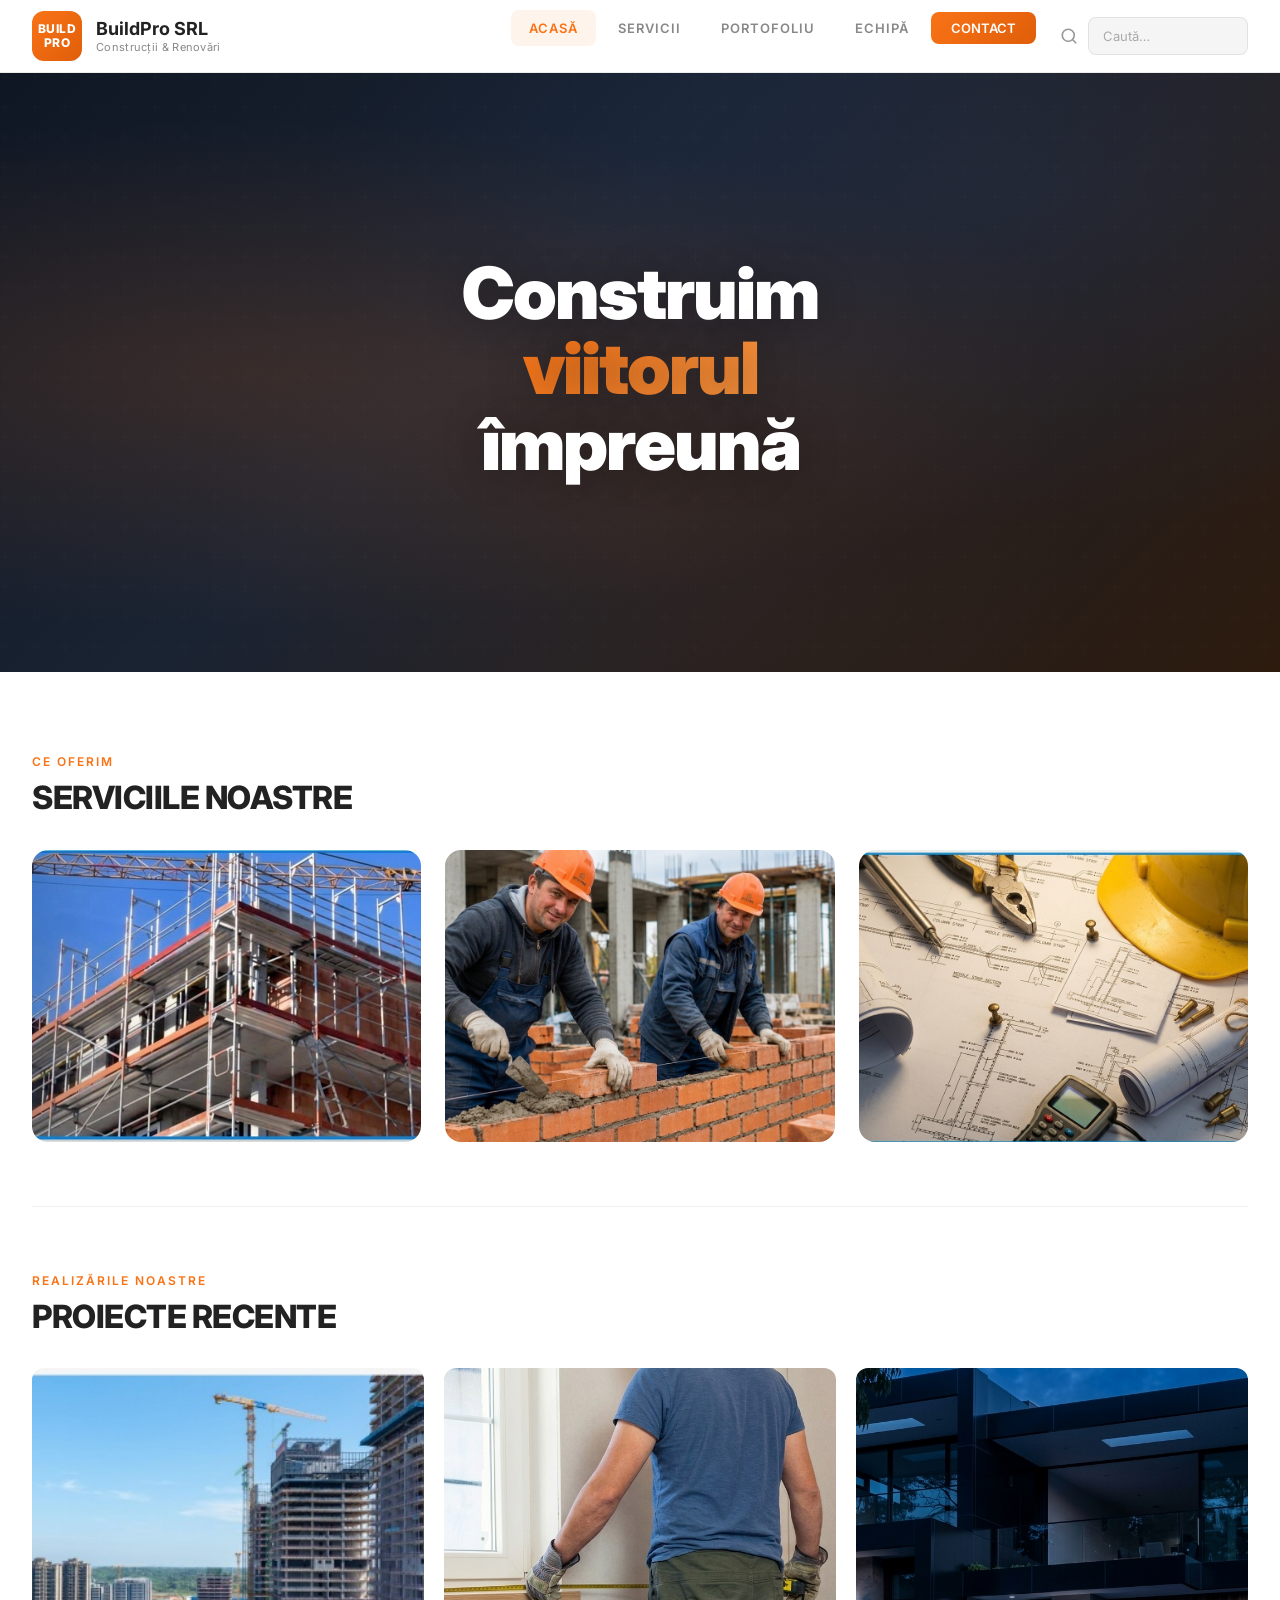
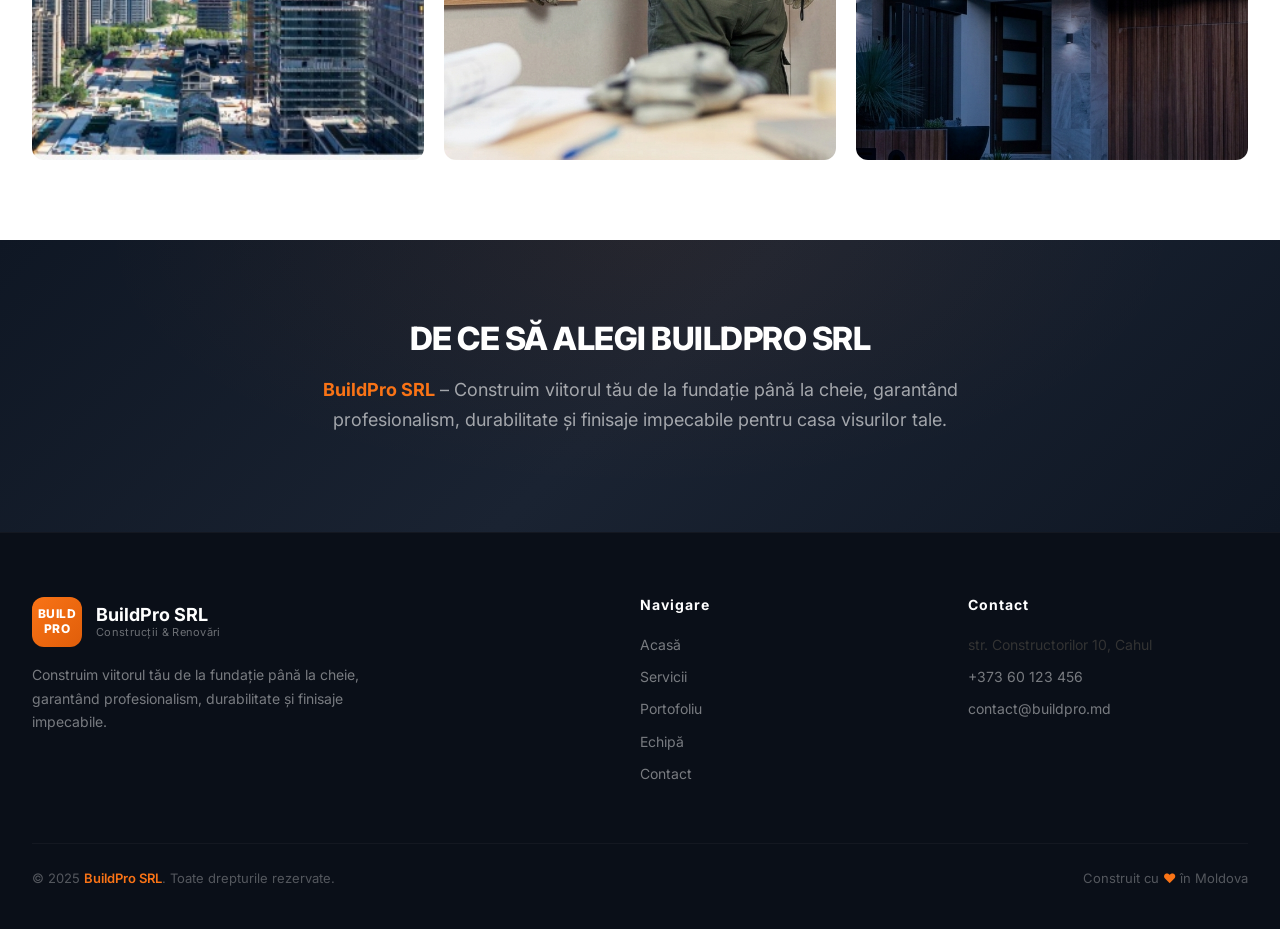
<file: index.html>
<!DOCTYPE html>
<html lang="ro">
<head>
  <meta charset="UTF-8" />
  <meta name="viewport" content="width=device-width, initial-scale=1.0" />
  <title>BuildPro SRL – Construim viitorul împreună</title>
  <link href="https://cdn.jsdelivr.net/npm/bootstrap@5.3.2/dist/css/bootstrap.min.css" rel="stylesheet" />
  <link rel="stylesheet" href="style.css?v=1" />
  <meta http-equiv="Cache-Control" content="public, max-age=31536000, immutable" />
</head>
<body>

  <nav class="main-navbar">
    <div class="navbar-inner">
      <div class="navbar-logo">
        <div class="logo-icon">BUILD<br>PRO</div>
        <div class="logo-text">
          BuildPro SRL
          <span class="logo-sub">Construcții &amp; Renovări</span>
        </div>
      </div>

      <button class="menu-toggle-label" aria-label="Meniu">
        <span></span>
        <span></span>
        <span></span>
      </button>

      <div class="nav-mobile-wrap">
        <ul class="menu-nav">
          <li><a class="nav-link active" href="index.html">ACASĂ</a></li>
          <li><a class="nav-link" href="servicii.html">SERVICII</a></li>
          <li><a class="nav-link" href="portofoliu.html">PORTOFOLIU</a></li>
          <li><a class="nav-link" href="echipa.html">ECHIPĂ</a></li>
          <li><a class="nav-cta" href="contact.html">CONTACT</a></li>
        </ul>

        <div class="navbar-search">
          <svg xmlns="http://www.w3.org/2000/svg" viewBox="0 0 24 24" fill="none"
               stroke="currentColor" stroke-width="2.2" stroke-linecap="round" stroke-linejoin="round">
            <circle cx="11" cy="11" r="8"/><path d="m21 21-4.35-4.35"/>
          </svg>
          <input type="text" placeholder="Caută…" />
        </div>
      </div>
    </div>
  </nav>

  <div class="site-wrapper">
    <section class="page page-acasa" style="display: block;">

      <div class="hero">
        <div class="hero-bg"></div>
        <div class="hero-content">
          <h1>Construim<br><span>viitorul</span><br>împreună</h1>
        </div>
      </div>

      <div class="home-section">
        <p class="section-label">Ce oferim</p>
        <h2 class="section-title">SERVICIILE NOASTRE</h2>

        <div class="home-services-grid">
          <a class="home-service-card" href="servicii.html">
            <div class="home-service-img-placeholder bg-p1">
              <img src="assets/1.png" alt="Serviciu construcții" />
            </div>
          </a>
          <a class="home-service-card" href="servicii.html">
            <div class="home-service-img-placeholder bg-p2">
              <img src="assets/2.png" alt="Serviciu clădiri" />
            </div>
          </a>
          <a class="home-service-card" href="servicii.html">
            <div class="home-service-img-placeholder bg-p3">
              <img src="assets/3.png" alt="Serviciu renovări" />
            </div>
          </a>
        </div>

        <div class="divider"></div>

        <p class="section-label">Realizările noastre</p>
        <h2 class="section-title">PROIECTE RECENTE</h2>

        <div class="home-projects-grid">
          <a class="home-project-thumb" href="portofoliu.html">
            <div class="home-project-thumb-placeholder bg-p4">
              <img src="assets/2.jpg" alt="Proiect casă" />
            </div>
          </a>
          <a class="home-project-thumb" href="portofoliu.html">
            <div class="home-project-thumb-placeholder bg-p5">
              <img src="assets/4.png" alt="Proiect clădire" />
            </div>
          </a>
          <a class="home-project-thumb" href="portofoliu.html">
            <div class="home-project-thumb-placeholder bg-p6">
              <img src="assets/5.png" alt="Proiect dezvoltare" />
            </div>
          </a>
        </div>
      </div>

      <div class="why-section">
        <div class="why-inner">
          <h2 class="section-title">DE CE SĂ ALEGI BUILDPRO SRL</h2>
          <div class="why-tagline">
            <p>
              <span>BuildPro SRL</span> – Construim viitorul tău de la fundație până la cheie,
              garantând profesionalism, durabilitate și finisaje impecabile pentru casa visurilor tale.
            </p>
          </div>
        </div>
      </div>

      <footer class="footer">
        <div class="footer-inner">
          <div class="footer-brand">
            <div class="navbar-logo">
              <div class="logo-icon">BUILD<br>PRO</div>
              <div class="logo-text">BuildPro SRL<span class="logo-sub">Construcții &amp; Renovări</span></div>
            </div>
            <p>Construim viitorul tău de la fundație până la cheie, garantând profesionalism, durabilitate și finisaje impecabile.</p>
          </div>
          <div class="footer-col">
            <h4>Navigare</h4>
            <a href="index.html">Acasă</a>
            <a href="servicii.html">Servicii</a>
            <a href="portofoliu.html">Portofoliu</a>
            <a href="echipa.html">Echipă</a>
            <a href="contact.html">Contact</a>
          </div>
          <div class="footer-col">
            <h4>Contact</h4>
            <a>str. Constructorilor 10, Cahul</a>
            <a href="tel:+37360123456">+373 60 123 456</a>
            <a href="mailto:contact@buildpro.md">contact@buildpro.md</a>
          </div>
        </div>
        <div class="footer-bottom">
          <p>© 2025 <span>BuildPro SRL</span>. Toate drepturile rezervate.</p>
          <p>Construit cu <span>♥</span> în Moldova</p>
        </div>
      </footer>
    </section>
  </div>
  <script>
    document.querySelector('.menu-toggle-label')?.addEventListener('click', function() {
      this.closest('.main-navbar').classList.toggle('menu-open');
    });
  </script>
  <script src="https://cdn.jsdelivr.net/npm/bootstrap@5.3.2/dist/js/bootstrap.bundle.min.js"></script>
</body>
</html>
</file>
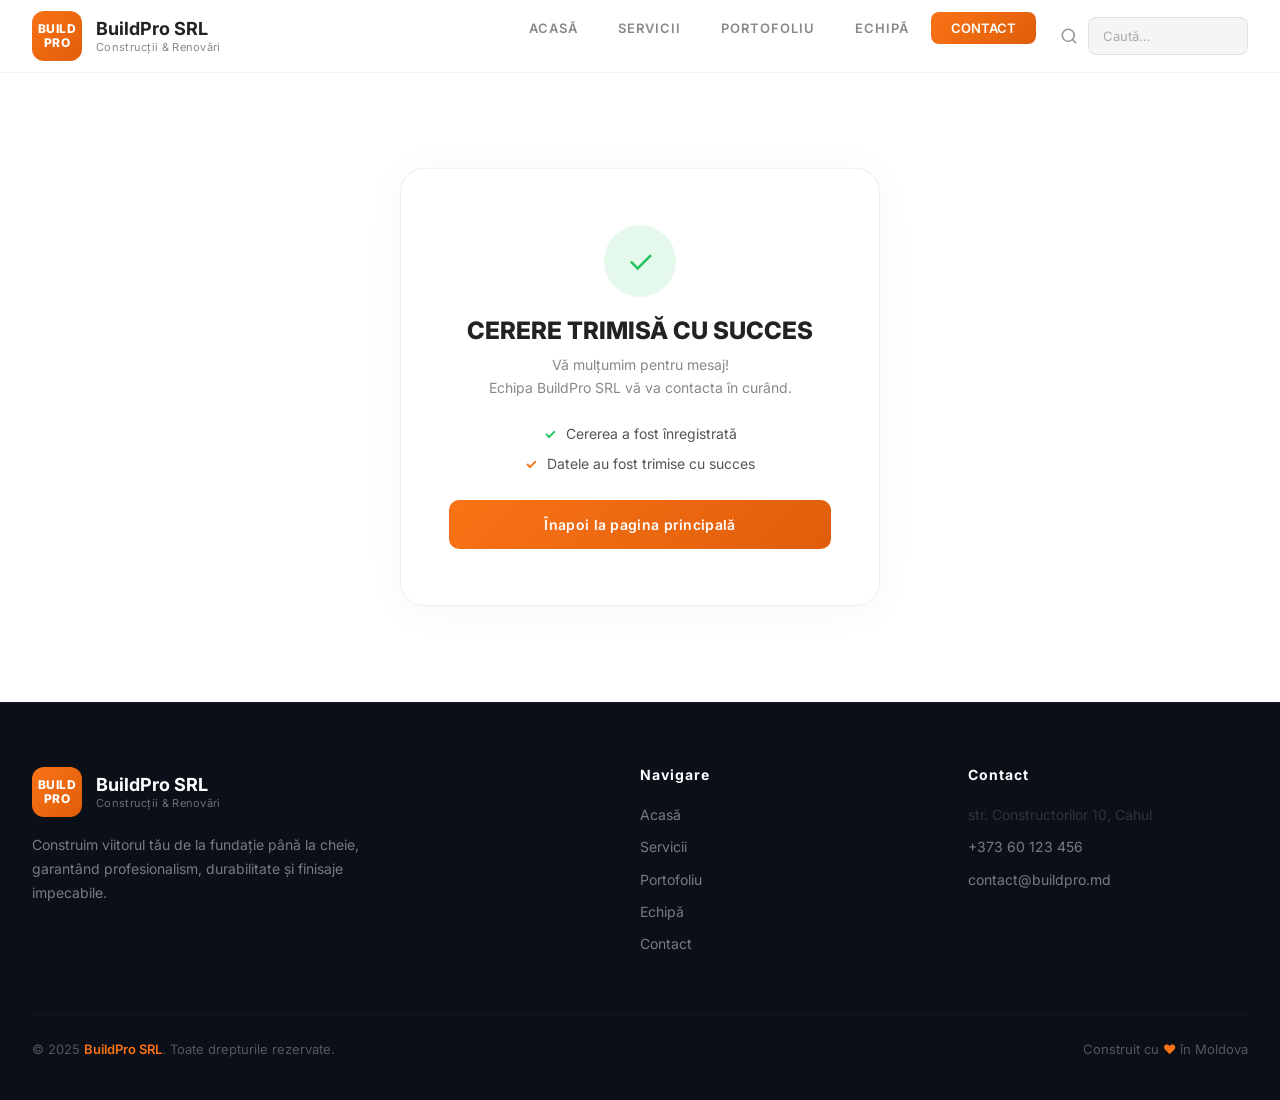
<file: confirmare.html>
<!DOCTYPE html>
<html lang="ro">
<head>
  <meta charset="UTF-8" />
  <meta name="viewport" content="width=device-width, initial-scale=1.0" />
  <title>Confirmare – BuildPro SRL</title>
  <link href="https://cdn.jsdelivr.net/npm/bootstrap@5.3.2/dist/css/bootstrap.min.css" rel="stylesheet" />
  <link rel="stylesheet" href="style.css?v=1" />
  <meta http-equiv="Cache-Control" content="public, max-age=31536000, immutable" />
</head>
<body>

  <nav class="main-navbar">
    <div class="navbar-inner">
      <div class="navbar-logo">
        <div class="logo-icon">BUILD<br>PRO</div>
        <div class="logo-text">
          BuildPro SRL
          <span class="logo-sub">Construcții &amp; Renovări</span>
        </div>
      </div>

      <button class="menu-toggle-label" aria-label="Meniu">
        <span></span>
        <span></span>
        <span></span>
      </button>

      <div class="nav-mobile-wrap">
        <ul class="menu-nav">
          <li><a class="nav-link" href="index.html">ACASĂ</a></li>
          <li><a class="nav-link" href="servicii.html">SERVICII</a></li>
          <li><a class="nav-link" href="portofoliu.html">PORTOFOLIU</a></li>
          <li><a class="nav-link" href="echipa.html">ECHIPĂ</a></li>
          <li><a class="nav-cta" href="contact.html">CONTACT</a></li>
        </ul>

        <div class="navbar-search">
          <svg xmlns="http://www.w3.org/2000/svg" viewBox="0 0 24 24" fill="none"
               stroke="currentColor" stroke-width="2.2" stroke-linecap="round" stroke-linejoin="round">
            <circle cx="11" cy="11" r="8"/><path d="m21 21-4.35-4.35"/>
          </svg>
          <input type="text" placeholder="Caută…" />
        </div>
      </div>
    </div>
  </nav>

  <div class="site-wrapper">
    <section class="page page-confirmare" style="display: block;">

      <div class="success-page">
        <div class="success-card">
          <div class="success-icon">✓</div>
          <h2>CERERE TRIMISĂ CU SUCCES</h2>
          <p>Vă mulțumim pentru mesaj!<br>Echipa BuildPro SRL vă va contacta în curând.</p>
          <div class="success-checks">
            <div class="success-check-item">
              <span class="check-icon-green">✓</span>
              Cererea a fost înregistrată
            </div>
            <div class="success-check-item">
              <span class="check-icon-orange">✓</span>
              Datele au fost trimise cu succes
            </div>
          </div>
          <a class="btn btn-orange btn-full" href="index.html">Înapoi la pagina principală</a>
        </div>
      </div>

      <footer class="footer">
        <div class="footer-inner">
          <div class="footer-brand">
            <div class="navbar-logo">
              <div class="logo-icon">BUILD<br>PRO</div>
              <div class="logo-text">BuildPro SRL<span class="logo-sub">Construcții &amp; Renovări</span></div>
            </div>
            <p>Construim viitorul tău de la fundație până la cheie, garantând profesionalism, durabilitate și finisaje impecabile.</p>
          </div>
          <div class="footer-col">
            <h4>Navigare</h4>
            <a href="index.html">Acasă</a><a href="servicii.html">Servicii</a>
            <a href="portofoliu.html">Portofoliu</a><a href="echipa.html">Echipă</a><a href="contact.html">Contact</a>
          </div>
          <div class="footer-col">
            <h4>Contact</h4>
            <a>str. Constructorilor 10, Cahul</a>
            <a href="tel:+37360123456">+373 60 123 456</a>
            <a href="mailto:contact@buildpro.md">contact@buildpro.md</a>
          </div>
        </div>
        <div class="footer-bottom">
          <p>© 2025 <span>BuildPro SRL</span>. Toate drepturile rezervate.</p>
          <p>Construit cu <span>♥</span> în Moldova</p>
        </div>
      </footer>
    </section>
  </div>
  <script>
    document.querySelector('.menu-toggle-label')?.addEventListener('click', function() {
      this.closest('.main-navbar').classList.toggle('menu-open');
    });
  </script>
  <script src="https://cdn.jsdelivr.net/npm/bootstrap@5.3.2/dist/js/bootstrap.bundle.min.js"></script>
</body>
</html>
</file>
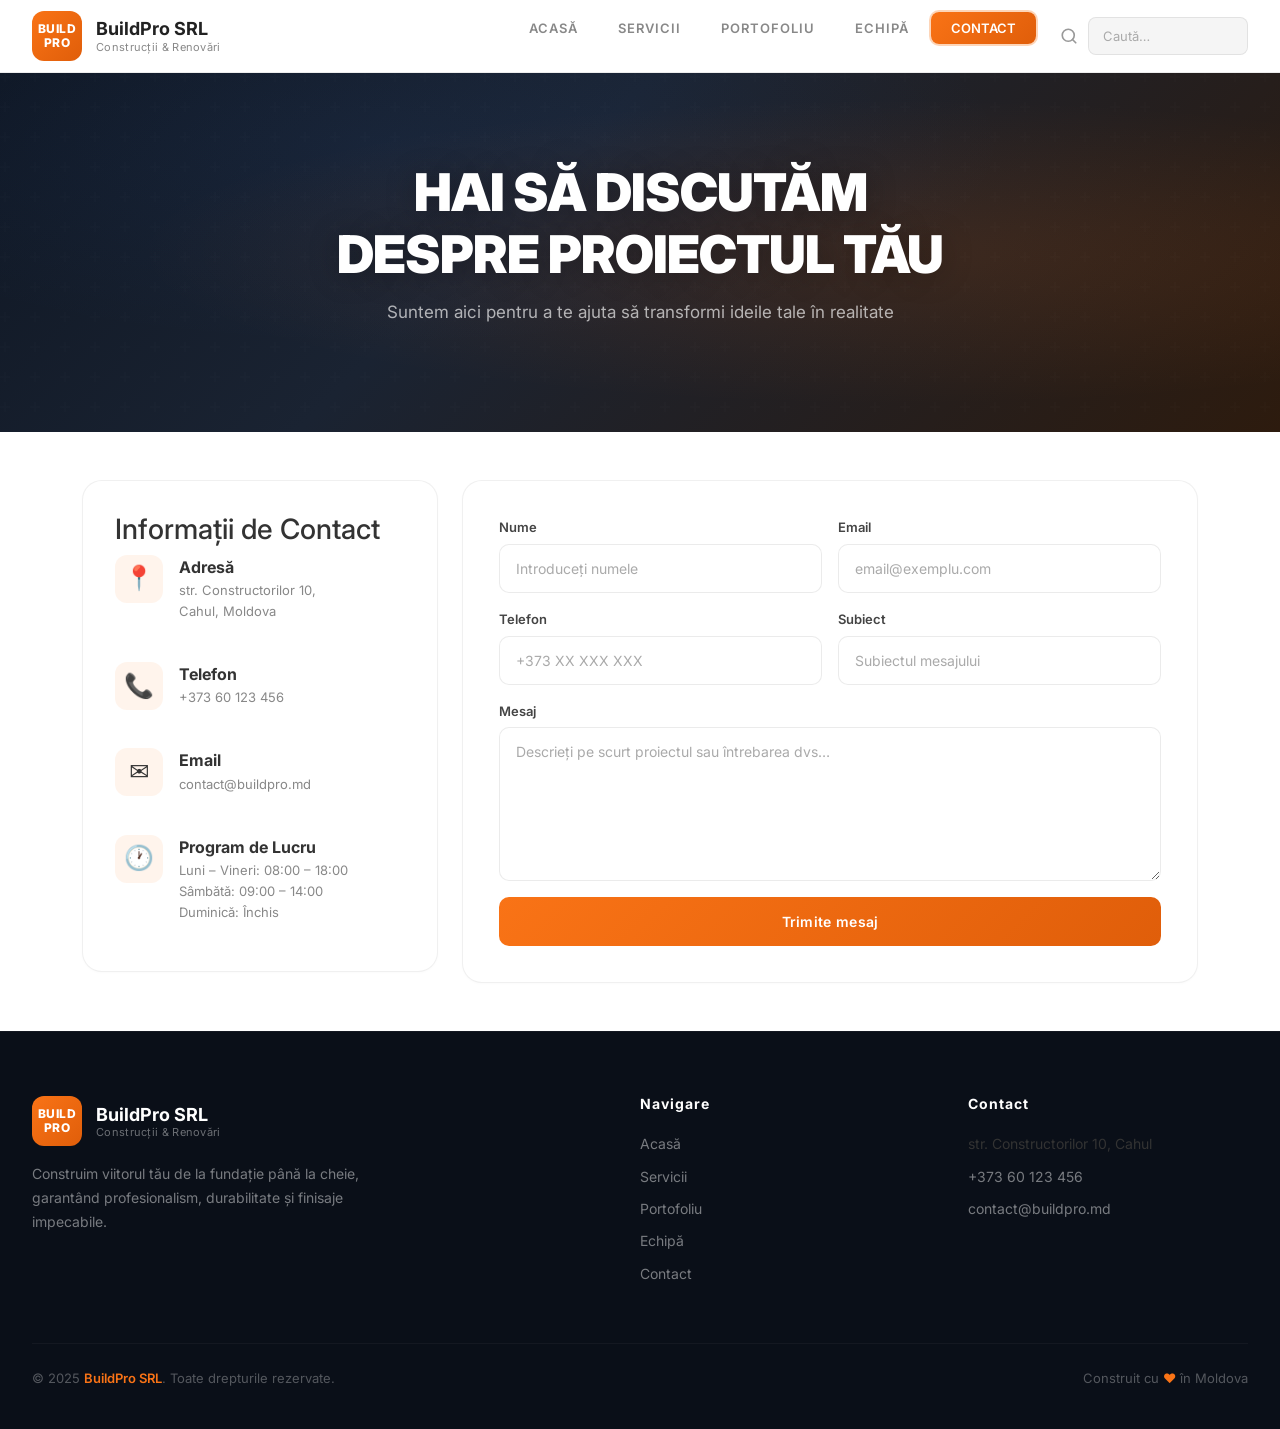
<file: contact.html>
<!DOCTYPE html>
<html lang="ro">
<head>
  <meta charset="UTF-8" />
  <meta name="viewport" content="width=device-width, initial-scale=1.0" />
  <title>Contact – BuildPro SRL</title>
  <link href="https://cdn.jsdelivr.net/npm/bootstrap@5.3.2/dist/css/bootstrap.min.css" rel="stylesheet" />
  <link rel="stylesheet" href="style.css?v=1" />
  <meta http-equiv="Cache-Control" content="public, max-age=31536000, immutable" />
</head>
<body>

  <nav class="main-navbar navbar-contact">
    <div class="navbar-inner">
      <div class="navbar-logo">
        <div class="logo-icon">BUILD<br>PRO</div>
        <div class="logo-text">
          BuildPro SRL
          <span class="logo-sub">Construcții &amp; Renovări</span>
        </div>
      </div>

      <button class="menu-toggle-label" aria-label="Meniu">
        <span></span>
        <span></span>
        <span></span>
      </button>

      <div class="nav-mobile-wrap">
        <ul class="menu-nav">
          <li><a class="nav-link" href="index.html">ACASĂ</a></li>
          <li><a class="nav-link" href="servicii.html">SERVICII</a></li>
          <li><a class="nav-link" href="portofoliu.html">PORTOFOLIU</a></li>
          <li><a class="nav-link" href="echipa.html">ECHIPĂ</a></li>
          <li><a class="nav-cta active" href="contact.html">CONTACT</a></li>
        </ul>

        <div class="navbar-search">
          <svg xmlns="http://www.w3.org/2000/svg" viewBox="0 0 24 24" fill="none"
               stroke="currentColor" stroke-width="2.2" stroke-linecap="round" stroke-linejoin="round">
            <circle cx="11" cy="11" r="8"/><path d="m21 21-4.35-4.35"/>
          </svg>
          <input type="text" placeholder="Caută…" />
        </div>
      </div>
    </div>
  </nav>

  <div class="site-wrapper">
    <section class="page page-contact" style="display: block;">

      <div class="contact-hero">
        <div class="contact-hero-bg"></div>
        <div class="contact-hero-content">
          <h1>HAI SĂ DISCUTĂM<br>DESPRE PROIECTUL TĂU</h1>
          <p>Suntem aici pentru a te ajuta să transformi ideile tale în realitate</p>
        </div>
      </div>

      <div class="container py-5">
        <div class="row g-4">
          <div class="col-lg-4">
            <div class="contact-info-block">
              <h3>Informații de Contact</h3>
              <div class="contact-info-item">
                <div class="contact-info-icon">📍</div>
                <div class="contact-info-text">
                  <strong>Adresă</strong>
                  <p>str. Constructorilor 10,<br>Cahul, Moldova</p>
                </div>
              </div>
              <div class="contact-info-item">
                <div class="contact-info-icon">📞</div>
                <div class="contact-info-text">
                  <strong>Telefon</strong>
                  <p>+373 60 123 456</p>
                </div>
              </div>
              <div class="contact-info-item">
                <div class="contact-info-icon">✉️</div>
                <div class="contact-info-text">
                  <strong>Email</strong>
                  <p>contact@buildpro.md</p>
                </div>
              </div>
              <div class="contact-info-item">
                <div class="contact-info-icon">🕐</div>
                <div class="contact-info-text">
                  <strong>Program de Lucru</strong>
                  <p>Luni – Vineri: 08:00 – 18:00<br>Sâmbătă: 09:00 – 14:00<br>Duminică: Închis</p>
                </div>
              </div>
            </div>
          </div>
          <div class="col-lg-8">
            <div class="contact-form-block">
              <form action="https://api.sheetmonkey.io/form/pb6sccNQ1k3ftRZiqjG6G" method="POST">
                <div class="row g-3 mb-3">
                  <div class="col-md-6">
                    <label for="f-nume" class="form-label">Nume</label>
                    <input type="text" id="f-nume" name="nume" placeholder="Introduceți numele" class="form-control" required />
                  </div>
                  <div class="col-md-6">
                    <label for="f-email" class="form-label">Email</label>
                    <input type="email" id="f-email" name="email" placeholder="email@exemplu.com" class="form-control" required />
                  </div>
                </div>
                <div class="row g-3 mb-3">
                  <div class="col-md-6">
                    <label for="f-telefon" class="form-label">Telefon</label>
                    <input type="tel" id="f-telefon" name="telefon" placeholder="+373 XX XXX XXX" class="form-control" />
                  </div>
                  <div class="col-md-6">
                    <label for="f-subiect" class="form-label">Subiect</label>
                    <input type="text" id="f-subiect" name="subiect" placeholder="Subiectul mesajului" class="form-control" />
                  </div>
                </div>
                <div class="mb-3">
                  <label for="f-mesaj" class="form-label">Mesaj</label>
                  <textarea id="f-mesaj" name="mesaj" placeholder="Descrieți pe scurt proiectul sau întrebarea dvs…" class="form-control" rows="6" required></textarea>
                </div>
                <button type="submit" class="btn btn-orange btn-full">Trimite mesaj</button>
              </form>
            </div>
          </div>
        </div>
      </div>

      <footer class="footer">
        <div class="footer-inner">
          <div class="footer-brand">
            <div class="navbar-logo">
              <div class="logo-icon">BUILD<br>PRO</div>
              <div class="logo-text">BuildPro SRL<span class="logo-sub">Construcții &amp; Renovări</span></div>
            </div>
            <p>Construim viitorul tău de la fundație până la cheie, garantând profesionalism, durabilitate și finisaje impecabile.</p>
          </div>
          <div class="footer-col">
            <h4>Navigare</h4>
            <a href="index.html">Acasă</a><a href="servicii.html">Servicii</a>
            <a href="portofoliu.html">Portofoliu</a><a href="echipa.html">Echipă</a><a href="contact.html">Contact</a>
          </div>
          <div class="footer-col">
            <h4>Contact</h4>
            <a>str. Constructorilor 10, Cahul</a>
            <a href="tel:+37360123456">+373 60 123 456</a>
            <a href="mailto:contact@buildpro.md">contact@buildpro.md</a>
          </div>
        </div>
        <div class="footer-bottom">
          <p>© 2025 <span>BuildPro SRL</span>. Toate drepturile rezervate.</p>
          <p>Construit cu <span>♥</span> în Moldova</p>
        </div>
      </footer>
    </section>
  </div>
  <script>
    document.querySelector('.menu-toggle-label')?.addEventListener('click', function() {
      this.closest('.main-navbar').classList.toggle('menu-open');
    });
  </script>
  <script src="https://cdn.jsdelivr.net/npm/bootstrap@5.3.2/dist/js/bootstrap.bundle.min.js"></script>
</body>
</html>
</file>
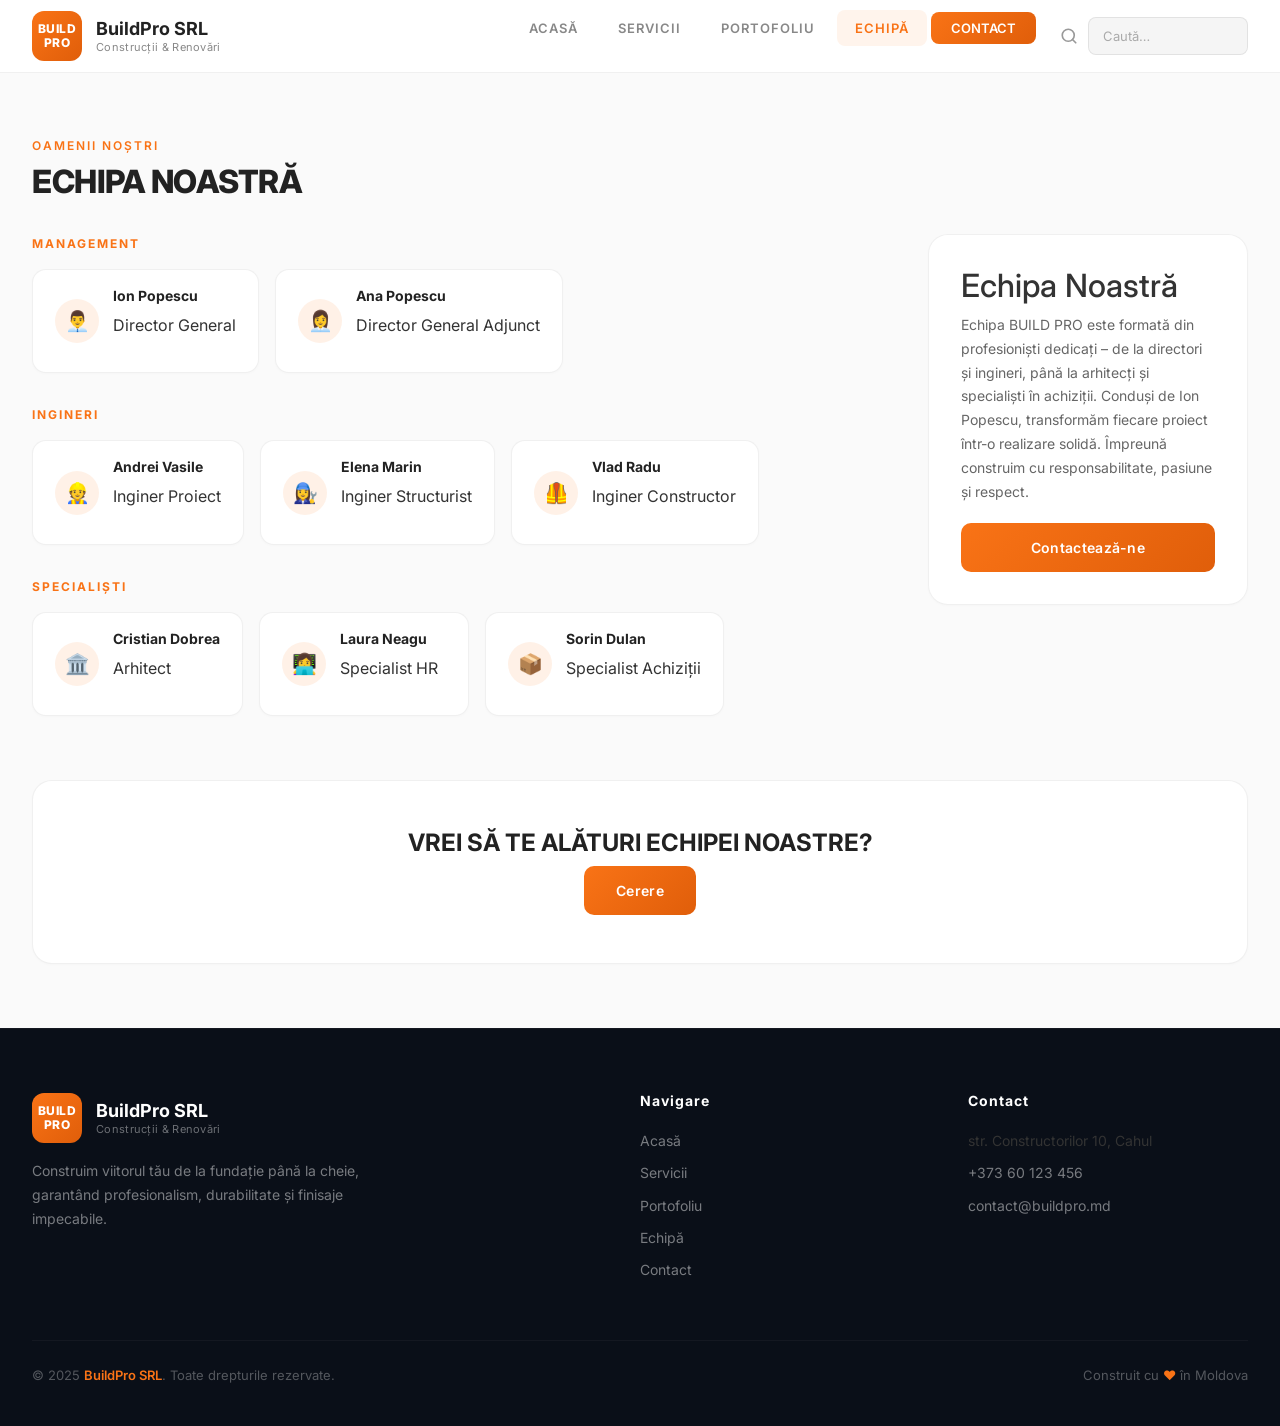
<file: echipa.html>
<!DOCTYPE html>
<html lang="ro">
<head>
  <meta charset="UTF-8" />
  <meta name="viewport" content="width=device-width, initial-scale=1.0" />
  <title>Echipa – BuildPro SRL</title>
  <link href="https://cdn.jsdelivr.net/npm/bootstrap@5.3.2/dist/css/bootstrap.min.css" rel="stylesheet" />
  <link rel="stylesheet" href="style.css?v=1" />
  <meta http-equiv="Cache-Control" content="public, max-age=31536000, immutable" />
</head>
<body>

  <nav class="main-navbar">
    <div class="navbar-inner">
      <div class="navbar-logo">
        <div class="logo-icon">BUILD<br>PRO</div>
        <div class="logo-text">
          BuildPro SRL
          <span class="logo-sub">Construcții &amp; Renovări</span>
        </div>
      </div>

      <button class="menu-toggle-label" aria-label="Meniu">
        <span></span>
        <span></span>
        <span></span>
      </button>

      <div class="nav-mobile-wrap">
        <ul class="menu-nav">
          <li><a class="nav-link" href="index.html">ACASĂ</a></li>
          <li><a class="nav-link" href="servicii.html">SERVICII</a></li>
          <li><a class="nav-link" href="portofoliu.html">PORTOFOLIU</a></li>
          <li><a class="nav-link active" href="echipa.html">ECHIPĂ</a></li>
          <li><a class="nav-cta" href="contact.html">CONTACT</a></li>
        </ul>

        <div class="navbar-search">
          <svg xmlns="http://www.w3.org/2000/svg" viewBox="0 0 24 24" fill="none"
               stroke="currentColor" stroke-width="2.2" stroke-linecap="round" stroke-linejoin="round">
            <circle cx="11" cy="11" r="8"/><path d="m21 21-4.35-4.35"/>
          </svg>
          <input type="text" placeholder="Caută…" />
        </div>
      </div>
    </div>
  </nav>

  <div class="site-wrapper">
    <section class="page page-echipa" style="display: block;">

      <div class="team-page">
        <p class="section-label">Oamenii noștri</p>
        <h2 class="section-title">ECHIPA NOASTRĂ</h2>

        <div class="team-layout">
          <div class="team-groups">
            <p class="team-group-label">MANAGEMENT</p>
            <div class="team-members-row">
              <div class="team-member-card">
                <div class="team-avatar">👨‍💼</div>
                <div class="team-member-info"><h4>Ion Popescu</h4><p>Director General</p></div>
              </div>
              <div class="team-member-card">
                <div class="team-avatar">👩‍💼</div>
                <div class="team-member-info"><h4>Ana Popescu</h4><p>Director General Adjunct</p></div>
              </div>
            </div>

            <p class="team-group-label">INGINERI</p>
            <div class="team-members-row">
              <div class="team-member-card">
                <div class="team-avatar">👷</div>
                <div class="team-member-info"><h4>Andrei Vasile</h4><p>Inginer Proiect</p></div>
              </div>
              <div class="team-member-card">
                <div class="team-avatar">👩‍🔧</div>
                <div class="team-member-info"><h4>Elena Marin</h4><p>Inginer Structurist</p></div>
              </div>
              <div class="team-member-card">
                <div class="team-avatar">🦺</div>
                <div class="team-member-info"><h4>Vlad Radu</h4><p>Inginer Constructor</p></div>
              </div>
            </div>

            <p class="team-group-label">SPECIALIȘTI</p>
            <div class="team-members-row">
              <div class="team-member-card">
                <div class="team-avatar">🏛️</div>
                <div class="team-member-info"><h4>Cristian Dobrea</h4><p>Arhitect</p></div>
              </div>
              <div class="team-member-card">
                <div class="team-avatar">👩‍💻</div>
                <div class="team-member-info"><h4>Laura Neagu</h4><p>Specialist HR</p></div>
              </div>
              <div class="team-member-card">
                <div class="team-avatar">📦</div>
                <div class="team-member-info"><h4>Sorin Dulan</h4><p>Specialist Achiziții</p></div>
              </div>
            </div>
          </div>

          <aside class="team-about-box">
            <h2>Echipa Noastră</h2>
            <p>Echipa BUILD PRO este formată din profesioniști dedicați – de la directori și ingineri, până la arhitecți și specialiști în achiziții. Conduși de Ion Popescu, transformăm fiecare proiect într-o realizare solidă. Împreună construim cu responsabilitate, pasiune și respect.</p>
            <a class="btn btn-orange btn-full" href="contact.html">Contactează-ne</a>
          </aside>
        </div>

        <div class="team-cta-bar">
          <h3>VREI SĂ TE ALĂTURI ECHIPEI NOASTRE?</h3>
          <a class="btn btn-orange" href="https://api.sheetmonkey.io/form/pb6sccNQ1k3ftRZiqjG6G">Cerere</a>
        </div>
      </div>

      <footer class="footer">
        <div class="footer-inner">
          <div class="footer-brand">
            <div class="navbar-logo">
              <div class="logo-icon">BUILD<br>PRO</div>
              <div class="logo-text">BuildPro SRL<span class="logo-sub">Construcții &amp; Renovări</span></div>
            </div>
            <p>Construim viitorul tău de la fundație până la cheie, garantând profesionalism, durabilitate și finisaje impecabile.</p>
          </div>
          <div class="footer-col">
            <h4>Navigare</h4>
            <a href="index.html">Acasă</a><a href="servicii.html">Servicii</a>
            <a href="portofoliu.html">Portofoliu</a><a href="echipa.html">Echipă</a><a href="contact.html">Contact</a>
          </div>
          <div class="footer-col">
            <h4>Contact</h4>
            <a>str. Constructorilor 10, Cahul</a>
            <a href="tel:+37360123456">+373 60 123 456</a>
            <a href="mailto:contact@buildpro.md">contact@buildpro.md</a>
          </div>
        </div>
        <div class="footer-bottom">
          <p>© 2025 <span>BuildPro SRL</span>. Toate drepturile rezervate.</p>
          <p>Construit cu <span>♥</span> în Moldova</p>
        </div>
      </footer>
    </section>
  </div>
  <script>
    document.querySelector('.menu-toggle-label')?.addEventListener('click', function() {
      this.closest('.main-navbar').classList.toggle('menu-open');
    });
  </script>
  <script src="https://cdn.jsdelivr.net/npm/bootstrap@5.3.2/dist/js/bootstrap.bundle.min.js"></script>
</body>
</html>
</file>
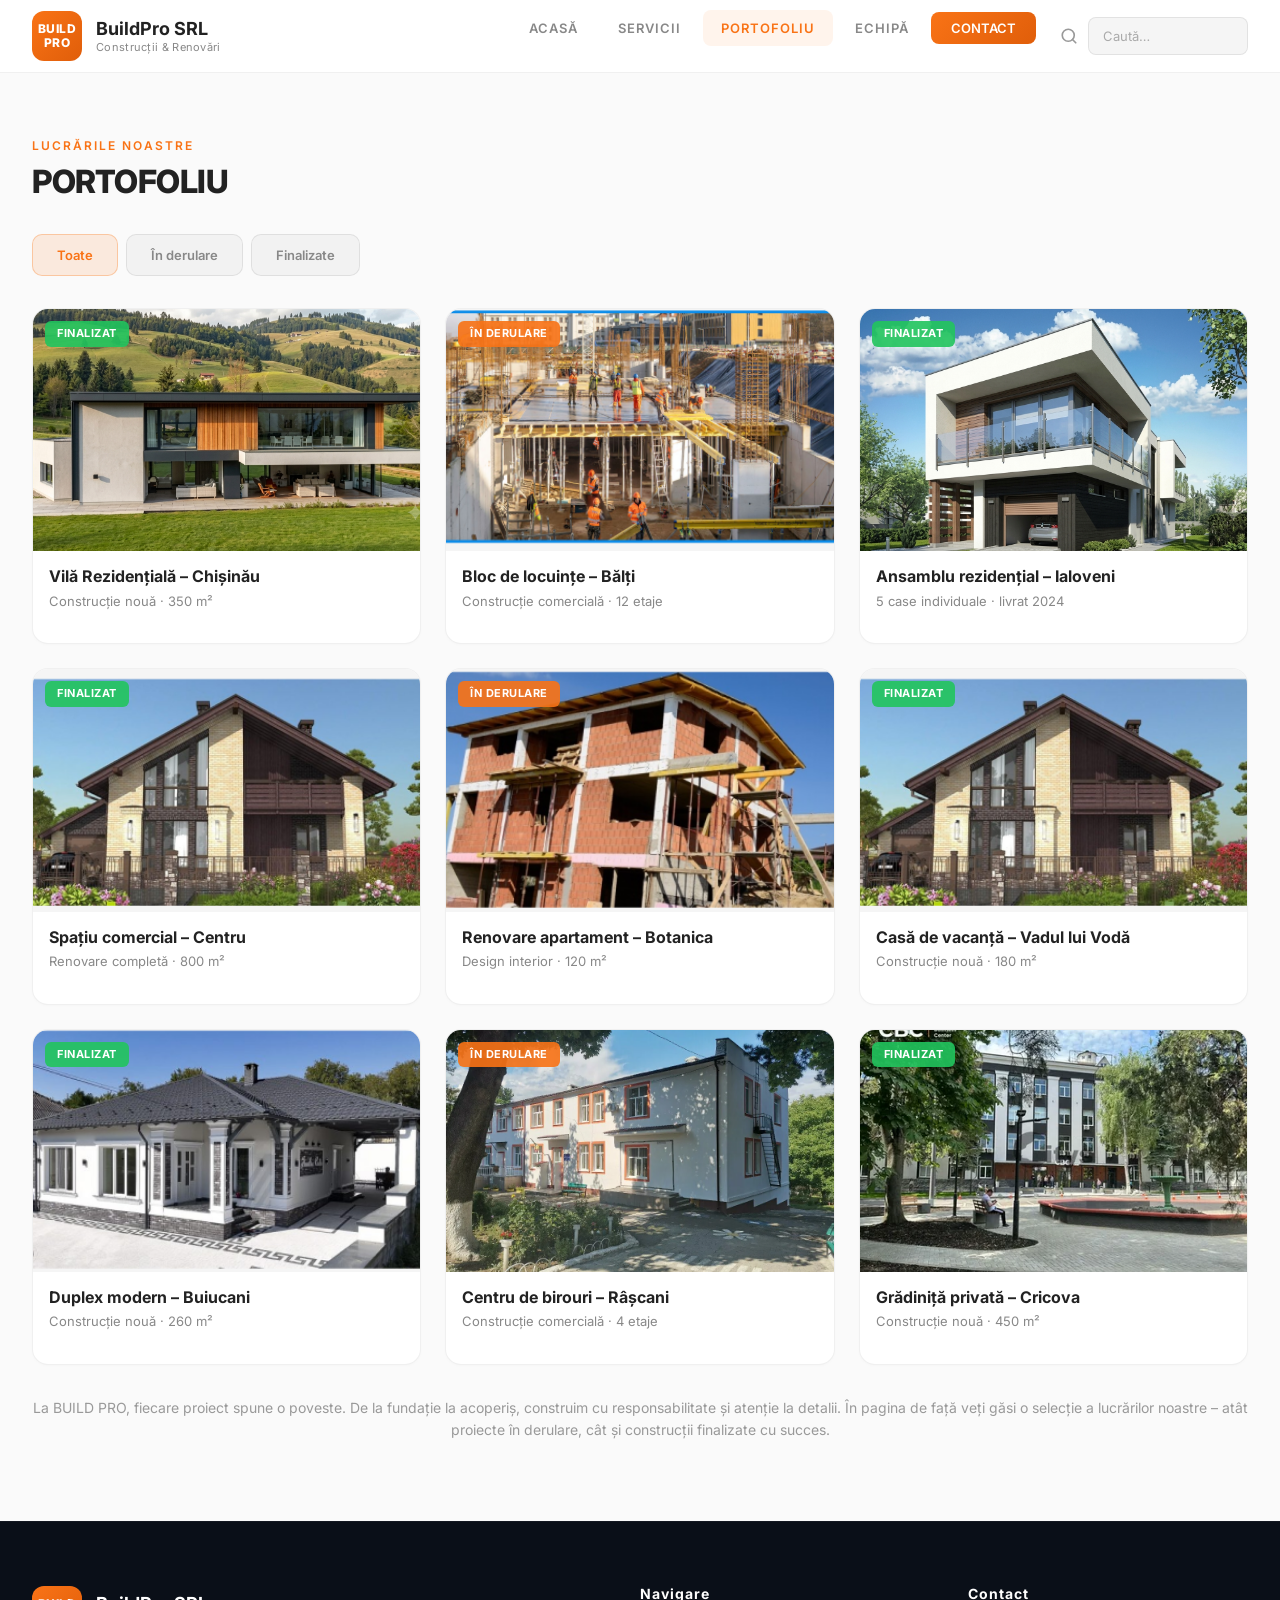
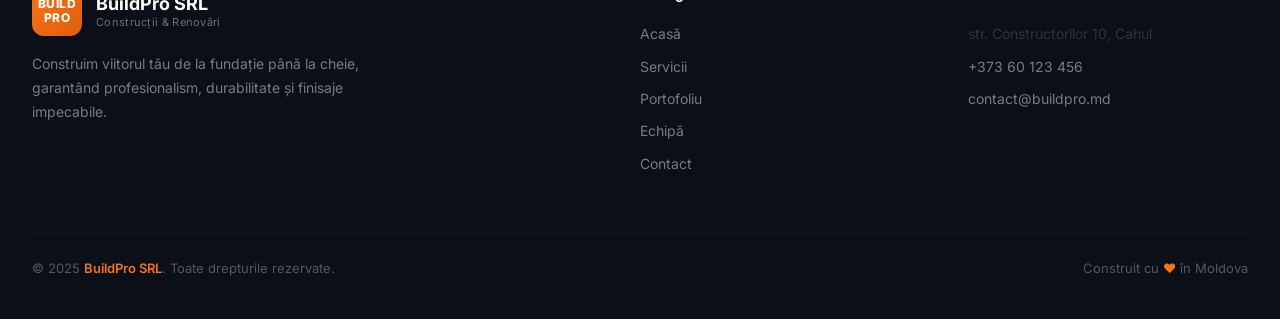
<file: portofoliu.html>
<!DOCTYPE html>
<html lang="ro">
<head>
  <meta charset="UTF-8" />
  <meta name="viewport" content="width=device-width, initial-scale=1.0" />
  <title>Portofoliu – BuildPro SRL</title>
  <link href="https://cdn.jsdelivr.net/npm/bootstrap@5.3.2/dist/css/bootstrap.min.css" rel="stylesheet" />
  <link rel="stylesheet" href="style.css?v=1" />
  <meta http-equiv="Cache-Control" content="public, max-age=31536000, immutable" />
</head>
<body>

  <nav class="main-navbar"> 
    <div class="navbar-inner">
      <div class="navbar-logo">
        <div class="logo-icon">BUILD<br>PRO</div>
        <div class="logo-text">
          BuildPro SRL
          <span class="logo-sub">Construcții &amp; Renovări</span>
        </div>
      </div>

      <button class="menu-toggle-label" aria-label="Meniu">
        <span></span>
        <span></span>
        <span></span>
      </button>

      <div class="nav-mobile-wrap">
        <ul class="menu-nav"> 
          <li><a class="nav-link" href="index.html">ACASĂ</a></li>
          <li><a class="nav-link" href="servicii.html">SERVICII</a></li>
          <li><a class="nav-link active" href="portofoliu.html">PORTOFOLIU</a></li>
          <li><a class="nav-link" href="echipa.html">ECHIPĂ</a></li>
          <li><a class="nav-cta" href="contact.html">CONTACT</a></li>
        </ul>

        <div class="navbar-search">
          <svg xmlns="http://www.w3.org/2000/svg" viewBox="0 0 24 24" fill="none"
               stroke="currentColor" stroke-width="2.2" stroke-linecap="round" stroke-linejoin="round">
            <circle cx="11" cy="11" r="8"/><path d="m21 21-4.35-4.35"/>
          </svg>
          <input type="text" placeholder="Caută…" />
        </div>
      </div>
    </div>
  </nav>

  <div class="site-wrapper">
    <section class="page page-portofoliu" style="display: block;">

      <div class="portfolio-page">
        <p class="section-label">Lucrările noastre</p>
        <h2 class="section-title">PORTOFOLIU</h2>

        <div class="pf-wrap">
          <input type="radio" name="pfilt" id="pfilt-toate" class="pfilt-radio" checked />
          <input type="radio" name="pfilt" id="pfilt-derulare" class="pfilt-radio" />
          <input type="radio" name="pfilt" id="pfilt-finalizate" class="pfilt-radio" />

          <div class="portfolio-filters">
            <label class="filter-btn" for="pfilt-toate">Toate</label>
            <label class="filter-btn" for="pfilt-derulare">În derulare</label>
            <label class="filter-btn" for="pfilt-finalizate">Finalizate</label>
          </div>

          <div class="portfolio-grid">
            <div class="portfolio-card" data-status="finalizate">
              <div class="portfolio-card-img">
                <img src="assets/finalizate1.png" alt="Vilă Rezidențială" class="portfolio-card-img-placeholder">
                <span class="portfolio-card-badge done">Finalizat</span>
              </div>
              <div class="portfolio-card-body">
                <h4>Vilă Rezidențială – Chișinău</h4>
                <p>Construcție nouă · 350 m²</p>
              </div>
            </div>

            <div class="portfolio-card" data-status="derulare">
              <div class="portfolio-card-img">
                <img src="assets/derulare1.png" alt="Bloc de locuințe" class="portfolio-card-img-placeholder">
                <span class="portfolio-card-badge ongoing">În derulare</span>
              </div>
              <div class="portfolio-card-body">
                <h4>Bloc de locuințe – Bălți</h4>
                <p>Construcție comercială · 12 etaje</p>
              </div>
            </div>

            <div class="portfolio-card" data-status="finalizate">
              <div class="portfolio-card-img">
                <img src="assets/finalizate2.png" alt="Ansamblu rezidențial" class="portfolio-card-img-placeholder">
                <span class="portfolio-card-badge done">Finalizat</span>
              </div>
              <div class="portfolio-card-body">
                <h4>Ansamblu rezidențial – Ialoveni</h4>
                <p>5 case individuale · livrat 2024</p>
              </div>
            </div>

            <div class="portfolio-card" data-status="finalizate">
              <div class="portfolio-card-img">
                <img src="assets/finalizate3.png" alt="Spațiu comercial" class="portfolio-card-img-placeholder">
                <span class="portfolio-card-badge done">Finalizat</span>
              </div>
              <div class="portfolio-card-body">
                <h4>Spațiu comercial – Centru</h4>
                <p>Renovare completă · 800 m²</p>
              </div>
            </div>

            <div class="portfolio-card" data-status="derulare">
              <div class="portfolio-card-img">
                <img src="assets/derulare2.png" alt="Renovare apartament" class="portfolio-card-img-placeholder">
                <span class="portfolio-card-badge ongoing">În derulare</span>
              </div>
              <div class="portfolio-card-body">
                <h4>Renovare apartament – Botanica</h4>
                <p>Design interior · 120 m²</p>
              </div>
            </div>

            <div class="portfolio-card" data-status="finalizate">
              <div class="portfolio-card-img">
                <img src="assets/finalizate4.png" alt="Casă de vacanță" class="portfolio-card-img-placeholder">
                <span class="portfolio-card-badge done">Finalizat</span>
              </div>
              <div class="portfolio-card-body">
                <h4>Casă de vacanță – Vadul lui Vodă</h4>
                <p>Construcție nouă · 180 m²</p>
              </div>
            </div>

            <div class="portfolio-card" data-status="finalizate">
              <div class="portfolio-card-img">
                <img src="assets/finalizate5.png" alt="Duplex modern" class="portfolio-card-img-placeholder">
                <span class="portfolio-card-badge done">Finalizat</span>
              </div>
              <div class="portfolio-card-body">
                <h4>Duplex modern – Buiucani</h4>
                <p>Construcție nouă · 260 m²</p>
              </div>
            </div>

            <div class="portfolio-card" data-status="derulare">
              <div class="portfolio-card-img">
                <img src="assets/derulare3.png" alt="Centru de birouri" class="portfolio-card-img-placeholder">
                <span class="portfolio-card-badge ongoing">În derulare</span>
              </div>
              <div class="portfolio-card-body">
                <h4>Centru de birouri – Râșcani</h4>
                <p>Construcție comercială · 4 etaje</p>
              </div>
            </div>

            <div class="portfolio-card" data-status="finalizate">
              <div class="portfolio-card-img">
                <img src="assets/finalizate6.png" alt="Grădiniță privată" class="portfolio-card-img-placeholder">
                <span class="portfolio-card-badge done">Finalizat</span>
              </div>
              <div class="portfolio-card-body">
                <h4>Grădiniță privată – Cricova</h4>
                <p>Construcție nouă · 450 m²</p>
              </div>
            </div>
          </div>
        </div>

        <p class="portfolio-caption">
          La BUILD PRO, fiecare proiect spune o poveste. De la fundație la acoperiș, construim cu
          responsabilitate și atenție la detalii. În pagina de față veți găsi o selecție a lucrărilor noastre –
          atât proiecte în derulare, cât și construcții finalizate cu succes.
        </p>
      </div>

      <footer class="footer">
        <div class="footer-inner">
          <div class="footer-brand">
            <div class="navbar-logo">
              <div class="logo-icon">BUILD<br>PRO</div>
              <div class="logo-text">BuildPro SRL<span class="logo-sub">Construcții &amp; Renovări</span></div>
            </div>
            <p>Construim viitorul tău de la fundație până la cheie, garantând profesionalism, durabilitate și finisaje impecabile.</p>
          </div>
          <div class="footer-col">
            <h4>Navigare</h4>
            <a href="index.html">Acasă</a><a href="servicii.html">Servicii</a>
            <a href="portofoliu.html">Portofoliu</a><a href="echipa.html">Echipă</a><a href="contact.html">Contact</a>
          </div>
          <div class="footer-col">
            <h4>Contact</h4>
            <a>str. Constructorilor 10, Cahul</a>
            <a href="tel:+37360123456">+373 60 123 456</a>
            <a href="mailto:contact@buildpro.md">contact@buildpro.md</a>
          </div>
        </div>
        <div class="footer-bottom">
          <p>© 2025 <span>BuildPro SRL</span>. Toate drepturile rezervate.</p>
          <p>Construit cu <span>♥</span> în Moldova</p>
        </div>
      </footer>
    </section>
  </div>
  <script>
    document.querySelector('.menu-toggle-label')?.addEventListener('click', function() {
      this.closest('.main-navbar').classList.toggle('menu-open');
    });
  </script>
  <script src="https://cdn.jsdelivr.net/npm/bootstrap@5.3.2/dist/js/bootstrap.bundle.min.js"></script>
</body>
</html>
</file>
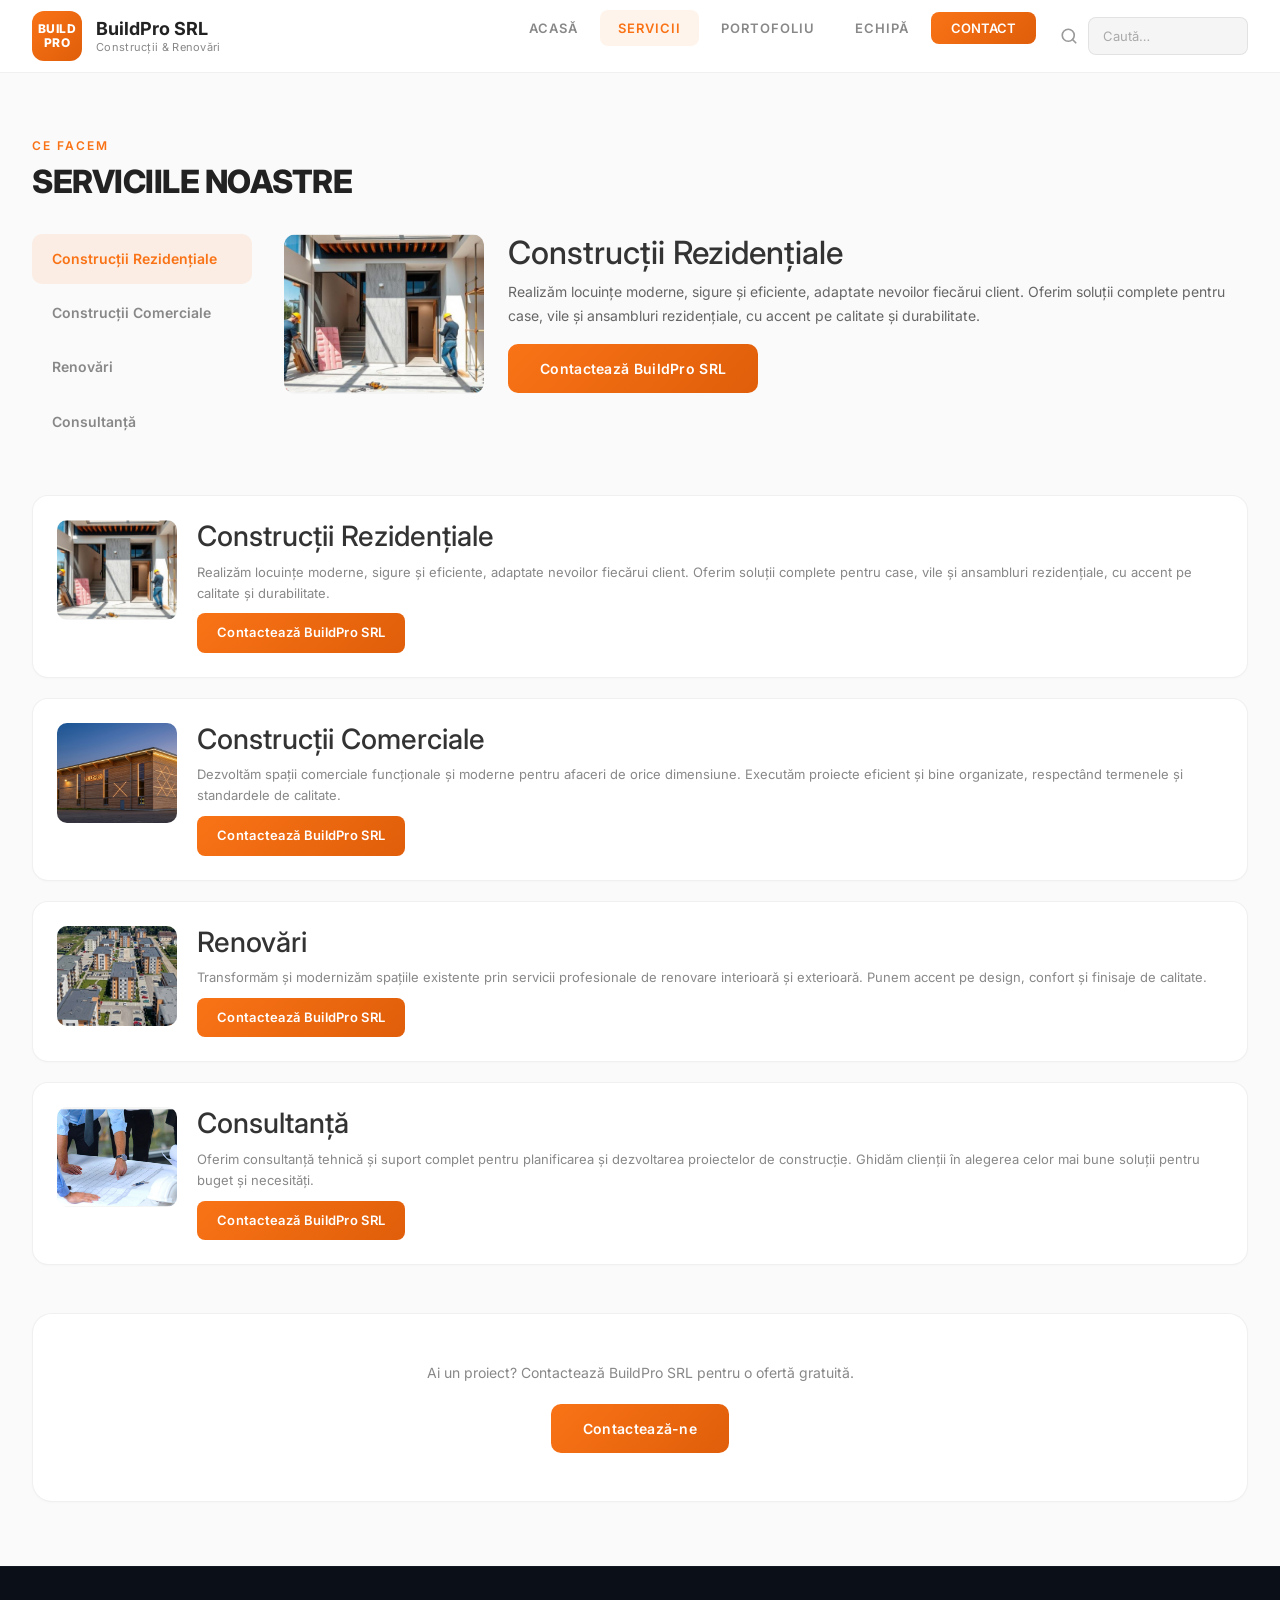
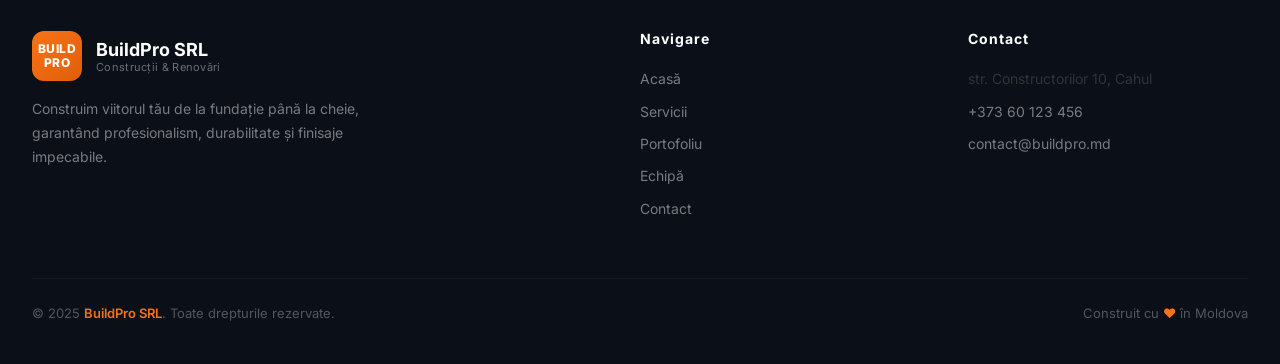
<file: servicii.html>
<!DOCTYPE html>
<html lang="ro">
<head>
  <meta charset="UTF-8" />
  <meta name="viewport" content="width=device-width, initial-scale=1.0" />
  <title>Servicii – BuildPro SRL</title>
  <link href="https://cdn.jsdelivr.net/npm/bootstrap@5.3.2/dist/css/bootstrap.min.css" rel="stylesheet" />
  <link rel="stylesheet" href="style.css?v=1" />
  <meta http-equiv="Cache-Control" content="public, max-age=31536000, immutable" />
</head>
<body>

  <nav class="main-navbar">
    <div class="navbar-inner">
      <div class="navbar-logo">
        <div class="logo-icon">BUILD<br>PRO</div>
        <div class="logo-text">
          BuildPro SRL
          <span class="logo-sub">Construcții &amp; Renovări</span>
        </div>
      </div>

      <button class="menu-toggle-label" aria-label="Meniu">
        <span></span>
        <span></span>
        <span></span>
      </button>

      <div class="nav-mobile-wrap">
        <ul class="menu-nav">
          <li><a class="nav-link" href="index.html">ACASĂ</a></li>
          <li><a class="nav-link active" href="servicii.html">SERVICII</a></li>
          <li><a class="nav-link" href="portofoliu.html">PORTOFOLIU</a></li>
          <li><a class="nav-link" href="echipa.html">ECHIPĂ</a></li>
          <li><a class="nav-cta" href="contact.html">CONTACT</a></li>
        </ul>

        <div class="navbar-search">
          <svg xmlns="http://www.w3.org/2000/svg" viewBox="0 0 24 24" fill="none"
               stroke="currentColor" stroke-width="2.2" stroke-linecap="round" stroke-linejoin="round">
            <circle cx="11" cy="11" r="8"/><path d="m21 21-4.35-4.35"/>
          </svg>
          <input type="text" placeholder="Caută…" />
        </div>
      </div>
    </div>
  </nav>

  <div class="site-wrapper">
    <section class="page page-servicii" style="display: block;">

      <div class="services-page">
        <p class="section-label">Ce facem</p>
        <h2 class="section-title">SERVICIILE NOASTRE</h2>

        <div class="services-tabs-wrap">
          <input type="radio" name="stab" id="stab-rez" class="stab-radio" checked />
          <input type="radio" name="stab" id="stab-com" class="stab-radio" />
          <input type="radio" name="stab" id="stab-ren" class="stab-radio" />
          <input type="radio" name="stab" id="stab-con" class="stab-radio" />

          <div class="services-layout">
            <aside class="services-sidebar">
              <label class="service-tab" for="stab-rez">Construcții Rezidențiale</label>
              <label class="service-tab" for="stab-com">Construcții Comerciale</label>
              <label class="service-tab" for="stab-ren">Renovări</label>
              <label class="service-tab" for="stab-con">Consultanță</label>
            </aside>

            <div class="services-content-area">
              <div class="service-panel" id="spanel-rez">
                <div class="service-panel-header">
                  <div class="service-panel-img">
                    <div class="service-panel-img-placeholder bg-p1"><img src="assets/6.png" alt="Construcții rezidențiale" /></div>
                  </div>
                  <div class="service-panel-info">
                    <h2>Construcții Rezidențiale</h2>
                    <p>Realizăm locuințe moderne, sigure și eficiente, adaptate nevoilor fiecărui client. Oferim soluții complete pentru case, vile și ansambluri rezidențiale, cu accent pe calitate și durabilitate.</p>
                    <a class="btn btn-orange" href="contact.html">Contactează BuildPro SRL</a>
                  </div>
                </div>
              </div>

              <div class="service-panel" id="spanel-com">
                <div class="service-panel-header">
                  <div class="service-panel-img">
                    <div class="service-panel-img-placeholder bg-p2"><img src="assets/7.png" alt="Construcții comerciale" /></div>
                  </div>
                  <div class="service-panel-info">
                    <h2>Construcții Comerciale</h2>
                    <p>Dezvoltăm spații comerciale funcționale și moderne pentru afaceri de orice dimensiune. Executăm proiecte eficient și bine organizate, respectând termenele și standardele de calitate.</p>
                    <a class="btn btn-orange" href="contact.html">Contactează BuildPro SRL</a>
                  </div>
                </div>
              </div>

              <div class="service-panel" id="spanel-ren">
                <div class="service-panel-header">
                  <div class="service-panel-img">
                    <div class="service-panel-img-placeholder bg-p3"><img src="assets/8.png" alt="Renovări" /></div>
                  </div>
                  <div class="service-panel-info">
                    <h2>Renovări</h2>
                    <p>Transformăm și modernizăm spațiile existente prin servicii profesionale de renovare interioară și exterioară. Punem accent pe design, confort și finisaje de calitate.</p>
                    <a class="btn btn-orange" href="contact.html">Contactează BuildPro SRL</a>
                  </div>
                </div>
              </div>

              <div class="service-panel" id="spanel-con">
                <div class="service-panel-header">
                  <div class="service-panel-img">
                    <div class="service-panel-img-placeholder bg-p5"><img src="assets/9.png" alt="Consultanță" /></div>
                  </div>
                  <div class="service-panel-info">
                    <h2>Consultanță</h2>
                    <p>Oferim consultanță tehnică și suport complet pentru planificarea și dezvoltarea proiectelor de construcție. Ghidăm clienții în alegerea celor mai bune soluții pentru buget și necesități.</p>
                    <a class="btn btn-orange" href="contact.html">Contactează BuildPro SRL</a>
                  </div>
                </div>
              </div>
            </div>
          </div>
        </div>

        <div class="services-all-list mt-32">
          <div class="service-list-item">
            <div class="service-list-img"><div class="service-list-img-placeholder bg-p1"><img src="assets/6.png" alt="Construcții rezidențiale" /></div></div>
            <div class="service-list-body">
              <h3>Construcții Rezidențiale</h3>
              <p>Realizăm locuințe moderne, sigure și eficiente, adaptate nevoilor fiecărui client. Oferim soluții complete pentru case, vile și ansambluri rezidențiale, cu accent pe calitate și durabilitate.</p>
              <a class="btn btn-orange btn-sm" href="contact.html">Contactează BuildPro SRL</a>
            </div>
          </div>

          <div class="service-list-item">
            <div class="service-list-img"><div class="service-list-img-placeholder bg-p2"><img src="assets/7.png" alt="Construcții comerciale" /></div></div>
            <div class="service-list-body">
              <h3>Construcții Comerciale</h3>
              <p>Dezvoltăm spații comerciale funcționale și moderne pentru afaceri de orice dimensiune. Executăm proiecte eficient și bine organizate, respectând termenele și standardele de calitate.</p>
              <a class="btn btn-orange btn-sm" href="contact.html">Contactează BuildPro SRL</a>
            </div>
          </div>

          <div class="service-list-item">
            <div class="service-list-img"><div class="service-list-img-placeholder bg-p3"><img src="assets/8.png" alt="Renovări" /></div></div>
            <div class="service-list-body">
              <h3>Renovări</h3>
              <p>Transformăm și modernizăm spațiile existente prin servicii profesionale de renovare interioară și exterioară. Punem accent pe design, confort și finisaje de calitate.</p>
              <a class="btn btn-orange btn-sm" href="contact.html">Contactează BuildPro SRL</a>
            </div>
          </div>

          <div class="service-list-item">
            <div class="service-list-img"><div class="service-list-img-placeholder bg-p5"><img src="assets/9.png" alt="Consultanță" /></div></div>
            <div class="service-list-body">
              <h3>Consultanță</h3>
              <p>Oferim consultanță tehnică și suport complet pentru planificarea și dezvoltarea proiectelor de construcție. Ghidăm clienții în alegerea celor mai bune soluții pentru buget și necesități.</p>
              <a class="btn btn-orange btn-sm" href="contact.html">Contactează BuildPro SRL</a>
            </div>
          </div>
        </div>

        <div class="services-cta-bar">
          <p>Ai un proiect? Contactează BuildPro SRL pentru o ofertă gratuită.</p>
          <a class="btn btn-orange" href="contact.html">Contactează-ne</a>
        </div>
      </div>

      <footer class="footer">
        <div class="footer-inner">
          <div class="footer-brand">
            <div class="navbar-logo">
              <div class="logo-icon">BUILD<br>PRO</div>
              <div class="logo-text">BuildPro SRL<span class="logo-sub">Construcții &amp; Renovări</span></div>
            </div>
            <p>Construim viitorul tău de la fundație până la cheie, garantând profesionalism, durabilitate și finisaje impecabile.</p>
          </div>
          <div class="footer-col">
            <h4>Navigare</h4>
            <a href="index.html">Acasă</a><a href="servicii.html">Servicii</a>
            <a href="portofoliu.html">Portofoliu</a><a href="echipa.html">Echipă</a><a href="contact.html">Contact</a>
          </div>
          <div class="footer-col">
            <h4>Contact</h4>
            <a>str. Constructorilor 10, Cahul</a>
            <a href="tel:+37360123456">+373 60 123 456</a>
            <a href="mailto:contact@buildpro.md">contact@buildpro.md</a>
          </div>
        </div>
        <div class="footer-bottom">
          <p>© 2025 <span>BuildPro SRL</span>. Toate drepturile rezervate.</p>
          <p>Construit cu <span>♥</span> în Moldova</p>
        </div>
      </footer>
    </section>
  </div>
  <script>
    document.querySelector('.menu-toggle-label')?.addEventListener('click', function() {
      this.closest('.main-navbar').classList.toggle('menu-open');
    });
  </script>
  <script src="https://cdn.jsdelivr.net/npm/bootstrap@5.3.2/dist/js/bootstrap.bundle.min.js"></script>
</body>
</html>
</file>
<file: style.css>
@import url('https://fonts.googleapis.com/css2?family=Inter:wght@400;500;600;700;800;900&display=swap');

*,
*::before,
*::after {
  margin: 0;
  padding: 0;
  box-sizing: border-box;
}

html {
  scroll-behavior: smooth;
}

body {
  font-family: 'Inter', 'Segoe UI', system-ui, -apple-system, sans-serif;
  background: #ffffff;
  color: #333;
  line-height: 1.6;
  min-height: 100vh;
}

a {
  text-decoration: none;
  color: inherit;
}

ul {
  list-style: none;
}

img {
  max-width: 100%;
  height: auto;
  display: block;
}

input,
textarea,
button {
  font-family: inherit;
}

.main-navbar {
  position: fixed;
  top: 0;
  left: 0;
  width: 100%;
  z-index: 1000;
  background: rgba(255, 255, 255, 0.97);
  backdrop-filter: blur(16px);
  -webkit-backdrop-filter: blur(16px);
  border-bottom: 1px solid rgba(0, 0, 0, 0.06);
}

.navbar-inner {
  max-width: 1280px;
  margin: 0 auto;
  padding: 0 32px;
  height: 72px;
  display: flex;
  align-items: center;
  justify-content: space-between;
}

.navbar-logo {
  display: flex;
  align-items: center;
  gap: 14px;
  flex-shrink: 0;
}

.logo-icon {
  width: 50px;
  height: 50px;
  background: linear-gradient(135deg, #f97316, #e05e0a);
  border-radius: 12px;
  display: flex;
  align-items: center;
  justify-content: center;
  font-size: 12px;
  font-weight: 800;
  color: #fff;
  line-height: 1.2;
  text-align: center;
  letter-spacing: 0.5px;
}

.logo-text {
  font-size: 18px;
  font-weight: 700;
  color: #222;
  line-height: 1.2;
}

.logo-sub {
  display: block;
  font-size: 11px;
  font-weight: 400;
  color: #888;
  letter-spacing: 0.3px;
  margin-top: 1px;
}

.menu-nav {
  display: flex;
  align-items: center;
  gap: 4px;
}

.menu-nav .nav-link {
  padding: 8px 18px;
  font-size: 13px;
  font-weight: 600;
  color: #888;
  letter-spacing: 1px;
  border-radius: 8px;
  transition: color 0.25s, background 0.25s;
}

.menu-nav .nav-link:hover {
  color: #f97316;
  background: rgba(249, 115, 22, 0.06);
}

.menu-nav .nav-link.active {
  color: #f97316;
  background: rgba(249, 115, 22, 0.08);
}

.navbar-search {
  display: flex;
  align-items: center;
  gap: 10px;
}

.navbar-search svg {
  width: 18px;
  height: 18px;
  color: #999;
  flex-shrink: 0;
}

.navbar-search input {
  background: rgba(0, 0, 0, 0.04);
  border: 1px solid rgba(0, 0, 0, 0.08);
  border-radius: 8px;
  padding: 8px 14px;
  font-size: 13px;
  color: #333;
  width: 160px;
  outline: none;
  transition: border-color 0.25s;
}

.navbar-search input::placeholder {
  color: #aaa;
}

.navbar-search input:focus {
  border-color: #f97316;
}

.nav-cta {
  background: linear-gradient(135deg, #f97316, #e05e0a);
  color: #fff !important;
  padding: 8px 20px;
  border-radius: 8px;
  font-size: 13px;
  font-weight: 600;
  transition: opacity 0.25s;
}

.nav-cta:hover {
  opacity: 0.85;
}

.nav-cta.active {
  opacity: 1;
  box-shadow: 0 0 0 2px rgba(249, 115, 22, 0.3);
}

.menu-toggle-label {
  display: none;
  flex-direction: column;
  gap: 5px;
  cursor: pointer;
  padding: 8px;
  z-index: 1001;
  -webkit-tap-highlight-color: transparent;
  touch-action: manipulation;
  user-select: none;
  -webkit-user-select: none;
  background: none;
  border: none;
  outline: none;
}

.menu-toggle-label span {
  display: block;
  width: 24px;
  height: 2.5px;
  background: #333;
  border-radius: 2px;
  transition: transform 0.3s, opacity 0.3s;
}

.menu-open .menu-toggle-label span:nth-child(1) {
  transform: translateY(7.5px) rotate(45deg);
}

.menu-open .menu-toggle-label span:nth-child(2) {
  opacity: 0;
}

.menu-open .menu-toggle-label span:nth-child(3) {
  transform: translateY(-7.5px) rotate(-45deg);
}

.nav-mobile-wrap {
  display: flex;
  align-items: center;
  gap: 24px;
}

.site-wrapper {
  padding-top: 72px;
  min-height: 100vh;
}

.page {
  display: none;
}

.page-servicii {
  background: #fafafa;
}

.page-portofoliu {
  background: #fafafa;
}

.page-echipa {
  background: #fafafa;
}

.section-label {
  font-size: 12px;
  font-weight: 600;
  color: #f97316;
  letter-spacing: 2px;
  text-transform: uppercase;
  margin-bottom: 8px;
}

.section-title {
  font-size: 32px;
  font-weight: 800;
  color: #222;
  margin-bottom: 32px;
  letter-spacing: -0.5px;
}

.hero {
  position: relative;
  height: 600px;
  display: flex;
  align-items: center;
  justify-content: center;
  overflow: hidden;
}

.hero-bg {
  position: absolute;
  inset: 0;
  background: linear-gradient(135deg, #0f1724 0%, #1a2332 40%, #2d1b0e 100%);
  z-index: 0;
}

.hero-bg::before {
  content: '';
  position: absolute;
  inset: 0;
  background:
    radial-gradient(ellipse at 20% 50%, rgba(249, 115, 22, 0.15) 0%, transparent 60%),
    radial-gradient(ellipse at 80% 20%, rgba(59, 130, 246, 0.08) 0%, transparent 50%),
    radial-gradient(ellipse at 50% 80%, rgba(249, 115, 22, 0.05) 0%, transparent 50%);
}

.hero-bg::after {
  content: '';
  position: absolute;
  inset: 0;
  background-image: url("data:image/svg+xml,%3Csvg width='60' height='60' viewBox='0 0 60 60' xmlns='http://www.w3.org/2000/svg'%3E%3Cg fill='none' fill-rule='evenodd'%3E%3Cg fill='%23ffffff' fill-opacity='0.02'%3E%3Cpath d='M36 34v-4h-2v4h-4v2h4v4h2v-4h4v-2h-4zm0-30V0h-2v4h-4v2h4v4h2V6h4V4h-4zM6 34v-4H4v4H0v2h4v4h2v-4h4v-2H6zM6 4V0H4v4H0v2h4v4h2V6h4V4H6z'/%3E%3C/g%3E%3C/g%3E%3C/svg%3E");
  opacity: 0.5;
}

.hero-content {
  position: relative;
  z-index: 1;
  text-align: center;
  padding: 0 32px;
}

.hero-content h1 {
  font-size: 72px;
  font-weight: 900;
  color: #ffffff;
  line-height: 1.05;
  letter-spacing: -2px;
  text-shadow: 0 2px 40px rgba(0, 0, 0, 0.3);
}

.hero-content h1 span {
  background: linear-gradient(135deg, #f97316, #fb923c, #f97316);
  -webkit-background-clip: text;
  -webkit-text-fill-color: transparent;
  background-clip: text;
  background-size: 200% auto;
}

.home-section {
  max-width: 1280px;
  margin: 0 auto;
  padding: 80px 32px;
}

.home-services-grid {
  display: grid;
  grid-template-columns: repeat(3, 1fr);
  gap: 24px;
  margin-bottom: 64px;
}

.home-service-card {
  display: block;
  border-radius: 16px;
  overflow: hidden;
  transition: transform 0.35s, box-shadow 0.35s;
}

.home-service-card:hover {
  transform: translateY(-6px);
  box-shadow: 0 20px 60px rgba(0, 0, 0, 0.1);
}

.home-service-img-placeholder {
  aspect-ratio: 4 / 3;
  display: flex;
  align-items: center;
  justify-content: center;
}

.home-service-img-placeholder img {
  width: 100%;
  height: 100%;
  object-fit: cover;
}

.divider {
  height: 1px;
  background: rgba(0, 0, 0, 0.06);
  margin-bottom: 64px;
}

.home-projects-grid {
  display: grid;
  grid-template-columns: repeat(3, 1fr);
  gap: 20px;
}

.home-project-thumb {
  display: block;
  border-radius: 12px;
  overflow: hidden;
  transition: transform 0.35s;
}

.home-project-thumb:hover {
  transform: scale(1.03);
}

.home-project-thumb-placeholder {
  aspect-ratio: 1;
  display: flex;
  align-items: center;
  justify-content: center;
}

.home-project-thumb-placeholder img {
  width: 100%;
  height: 100%;
  object-fit: cover;
}

.why-section {
  background: linear-gradient(135deg, #0f1724 0%, #1a2332 50%, #0f1724 100%);
  padding: 80px 32px;
  position: relative;
}

.why-section::before {
  content: '';
  position: absolute;
  inset: 0;
  background: radial-gradient(ellipse at 50% 0%, rgba(249, 115, 22, 0.06) 0%, transparent 60%);
}

.why-inner {
  max-width: 1280px;
  margin: 0 auto;
  text-align: center;
  position: relative;
  z-index: 1;
}

.why-inner .section-title {
  margin-bottom: 16px;
  color: #fff;
}

.why-tagline {
  max-width: 700px;
  margin: 0 auto;
}

.why-tagline p {
  font-size: 18px;
  color: rgba(255, 255, 255, 0.6);
  line-height: 1.7;
}

.why-tagline span {
  color: #f97316;
  font-weight: 700;
}

.footer {
  background: #0a0f18;
  border-top: 1px solid rgba(255, 255, 255, 0.04);
  padding: 64px 32px 0;
}

.footer-inner {
  max-width: 1280px;
  margin: 0 auto;
  display: grid;
  grid-template-columns: 2fr 1fr 1fr;
  gap: 48px;
  padding-bottom: 48px;
}

.footer-brand p {
  font-size: 14px;
  color: rgba(255, 255, 255, 0.45);
  margin-top: 16px;
  line-height: 1.7;
  max-width: 340px;
}

.footer-col h4 {
  font-size: 14px;
  font-weight: 700;
  color: #fff;
  margin-bottom: 20px;
  letter-spacing: 1px;
}

.footer-col a {
  display: block;
  font-size: 14px;
  color: rgba(255, 255, 255, 0.45);
  margin-bottom: 10px;
  transition: color 0.25s;
}

.footer-col a:hover {
  color: #f97316;
}

.footer-bottom {
  border-top: 1px solid rgba(255, 255, 255, 0.04);
  padding: 24px 0;
  display: flex;
  justify-content: space-between;
  align-items: center;
  max-width: 1280px;
  margin: 0 auto;
}

.footer-bottom p {
  font-size: 13px;
  color: rgba(255, 255, 255, 0.3);
}

.footer-bottom span {
  color: #f97316;
  font-weight: 600;
}

.footer .logo-text {
  color: #fff;
}

.footer .logo-sub {
  color: rgba(255, 255, 255, 0.4);
}

.bg-p1 {
  background: linear-gradient(135deg, #dbeafe, #bfdbfe);
}

.bg-p2 {
  background: linear-gradient(135deg, #e2e8f0, #cbd5e1);
}

.bg-p3 {
  background: linear-gradient(135deg, #fef3c7, #fde68a);
}

.bg-p4 {
  background: linear-gradient(135deg, #dbeafe, #93c5fd);
}

.bg-p5 {
  background: linear-gradient(135deg, #d1fae5, #a7f3d0);
}

.bg-p6 {
  background: linear-gradient(135deg, #ede9fe, #c4b5fd);
}

.btn {
  display: inline-flex;
  align-items: center;
  justify-content: center;
  padding: 14px 32px;
  font-size: 14px;
  font-weight: 600;
  border-radius: 10px;
  transition: all 0.3s;
  cursor: pointer;
  border: none;
  letter-spacing: 0.3px;
}

.btn:hover {
  transform: translateY(-2px);
  box-shadow: 0 8px 25px rgba(0, 0, 0, 0.1);
}

.btn-orange {
  background: linear-gradient(135deg, #f97316, #e05e0a);
  color: #fff;
}

.btn-orange:hover {
  box-shadow: 0 8px 25px rgba(249, 115, 22, 0.35);
}

.btn-sm {
  padding: 10px 20px;
  font-size: 13px;
  border-radius: 8px;
}

.btn-full {
  width: 100%;
}

.services-page,
.portfolio-page,
.team-page {
  max-width: 1280px;
  margin: 0 auto;
  padding: 64px 32px;
}

.services-tabs-wrap {
  margin-bottom: 48px;
}

.stab-radio {
  display: none;
}

.services-layout {
  display: flex;
  gap: 32px;
}

.services-sidebar {
  flex-shrink: 0;
  width: 220px;
  display: flex;
  flex-direction: column;
  gap: 4px;
}

.service-tab {
  display: block;
  padding: 14px 20px;
  font-size: 14px;
  font-weight: 600;
  color: #888;
  border-radius: 10px;
  cursor: pointer;
  transition: background 0.25s, color 0.25s;
}

.service-tab:hover {
  background: rgba(0, 0, 0, 0.03);
  color: #555;
}

#stab-rez:checked ~ .services-layout .services-sidebar label[for="stab-rez"],
#stab-com:checked ~ .services-layout .services-sidebar label[for="stab-com"],
#stab-ren:checked ~ .services-layout .services-sidebar label[for="stab-ren"],
#stab-con:checked ~ .services-layout .services-sidebar label[for="stab-con"] {
  background: rgba(249, 115, 22, 0.1);
  color: #f97316;
}

.services-content-area {
  flex: 1;
  min-width: 0;
}

.service-panel {
  display: none;
}

#stab-rez:checked ~ .services-layout .services-content-area #spanel-rez,
#stab-com:checked ~ .services-layout .services-content-area #spanel-com,
#stab-ren:checked ~ .services-layout .services-content-area #spanel-ren,
#stab-con:checked ~ .services-layout .services-content-area #spanel-con {
  display: block;
}

.service-panel-header {
  display: flex;
  gap: 24px;
  margin-bottom: 24px;
}

.service-panel-img {
  flex-shrink: 0;
  width: 200px;
  height: 160px;
  border-radius: 12px;
  overflow: hidden;
}

.service-panel-img-placeholder {
  width: 100%;
  height: 100%;
  display: flex;
  align-items: center;
  justify-content: center;
}

.service-panel-img-placeholder img {
  width: 100%;
  height: 100%;
  object-fit: cover;
}

.service-panel-info h3 {
  font-size: 22px;
  font-weight: 700;
  color: #222;
  margin-bottom: 8px;
}

.service-panel-info p {
  font-size: 14px;
  color: #666;
  line-height: 1.7;
  margin-bottom: 16px;
}

.services-all-list {
  display: flex;
  flex-direction: column;
  gap: 20px;
}

.mt-32 {
  margin-top: 32px;
}

.service-list-item {
  display: flex;
  gap: 20px;
  background: #fff;
  border: 1px solid rgba(0, 0, 0, 0.06);
  border-radius: 16px;
  padding: 24px;
  transition: box-shadow 0.3s, transform 0.3s;
  box-shadow: 0 1px 3px rgba(0, 0, 0, 0.02);
}

.service-list-item:hover {
  box-shadow: 0 8px 30px rgba(0, 0, 0, 0.06);
  transform: translateX(4px);
  border-color: rgba(249, 115, 22, 0.2);
}

.service-list-img {
  flex-shrink: 0;
  width: 120px;
  height: 100px;
  border-radius: 10px;
  overflow: hidden;
}

.service-list-img-placeholder {
  width: 100%;
  height: 100%;
  display: flex;
  align-items: center;
  justify-content: center;
}

.service-list-img-placeholder img {
  width: 100%;
  height: 100%;
  object-fit: cover;
}

.service-list-body {
  flex: 1;
}

.service-list-body h4 {
  font-size: 16px;
  font-weight: 700;
  color: #222;
  margin-bottom: 4px;
}

.service-list-body p {
  font-size: 13px;
  color: #888;
  line-height: 1.6;
  margin-bottom: 10px;
}

.services-cta-bar {
  margin-top: 48px;
  text-align: center;
  padding: 48px;
  background: #fff;
  border: 1px solid rgba(0, 0, 0, 0.06);
  border-radius: 20px;
  box-shadow: 0 1px 3px rgba(0, 0, 0, 0.02);
}

.services-cta-bar h3 {
  font-size: 24px;
  font-weight: 700;
  color: #222;
  margin-bottom: 8px;
}

.services-cta-bar p {
  font-size: 14px;
  color: #888;
  margin-bottom: 20px;
}

.portfolio-page {
  max-width: 1280px;
  margin: 0 auto;
  padding: 64px 32px;
}

.pf-wrap {
  margin-top: 32px;
}

.pfilt-radio {
  display: none;
}

.portfolio-filters {
  display: flex;
  gap: 8px;
  margin-bottom: 32px;
  flex-wrap: wrap;
}

.filter-btn {
  padding: 10px 24px;
  font-size: 13px;
  font-weight: 600;
  color: #888;
  background: rgba(0, 0, 0, 0.03);
  border: 1px solid rgba(0, 0, 0, 0.08);
  border-radius: 10px;
  cursor: pointer;
  transition: background 0.25s, color 0.25s, border-color 0.25s;
}

.filter-btn:hover {
  background: rgba(0, 0, 0, 0.06);
  color: #555;
}

#pfilt-toate:checked ~ .portfolio-filters label[for="pfilt-toate"],
#pfilt-derulare:checked ~ .portfolio-filters label[for="pfilt-derulare"],
#pfilt-finalizate:checked ~ .portfolio-filters label[for="pfilt-finalizate"] {
  background: rgba(249, 115, 22, 0.12);
  color: #f97316;
  border-color: rgba(249, 115, 22, 0.3);
}

.portfolio-grid {
  display: grid;
  grid-template-columns: repeat(3, 1fr);
  gap: 24px;
}

.portfolio-card {
  background: #fff;
  border: 1px solid rgba(0, 0, 0, 0.06);
  border-radius: 16px;
  overflow: hidden;
  transition: transform 0.3s, box-shadow 0.3s;
  box-shadow: 0 1px 3px rgba(0, 0, 0, 0.02);
}

.portfolio-card:hover {
  transform: translateY(-6px);
  box-shadow: 0 12px 40px rgba(0, 0, 0, 0.08);
  border-color: rgba(249, 115, 22, 0.15);
}

#pfilt-derulare:checked ~ .portfolio-grid .portfolio-card[data-status="finalizate"],
#pfilt-finalizate:checked ~ .portfolio-grid .portfolio-card[data-status="derulare"] {
  display: none;
}

.portfolio-card-img {
  aspect-ratio: 16 / 10;
  overflow: hidden;
  position: relative;
}

.portfolio-card-img-placeholder {
  width: 100%;
  height: 100%;
  object-fit: cover;
}

.portfolio-card-badge {
  position: absolute;
  top: 12px;
  left: 12px;
  padding: 4px 12px;
  font-size: 11px;
  font-weight: 700;
  border-radius: 6px;
  text-transform: uppercase;
  letter-spacing: 0.5px;
}

.portfolio-card-badge.done {
  background: rgba(34, 197, 94, 0.9);
  color: #fff;
}

.portfolio-card-badge.ongoing {
  background: rgba(249, 115, 22, 0.9);
  color: #fff;
}

.portfolio-card-body {
  padding: 16px;
}

.portfolio-card-body h4 {
  font-size: 16px;
  font-weight: 700;
  color: #222;
  margin-bottom: 4px;
}

.portfolio-card-body p {
  font-size: 13px;
  color: #888;
  line-height: 1.6;
}

.portfolio-caption {
  margin-top: 32px;
  font-size: 14px;
  color: #999;
  text-align: center;
}

.team-page {
  max-width: 1280px;
  margin: 0 auto;
  padding: 64px 32px;
}

.team-layout {
  display: flex;
  gap: 40px;
  margin-top: 32px;
}

.team-groups {
  flex: 1;
  min-width: 0;
}

.team-group-label {
  font-size: 12px;
  font-weight: 700;
  color: #f97316;
  letter-spacing: 2px;
  text-transform: uppercase;
  margin-bottom: 16px;
  margin-top: 32px;
}

.team-group-label:first-child {
  margin-top: 0;
}

.team-members-row {
  display: flex;
  gap: 16px;
  flex-wrap: wrap;
  margin-bottom: 32px;
}

.team-member-card {
  display: flex;
  align-items: center;
  gap: 14px;
  background: #fff;
  border: 1px solid rgba(0, 0, 0, 0.06);
  border-radius: 14px;
  padding: 18px 22px;
  min-width: 210px;
  transition: box-shadow 0.3s, transform 0.3s;
  box-shadow: 0 1px 3px rgba(0, 0, 0, 0.02);
}

.team-member-card:hover {
  box-shadow: 0 8px 25px rgba(0, 0, 0, 0.06);
  transform: translateY(-2px);
  border-color: rgba(249, 115, 22, 0.15);
}

.team-avatar {
  width: 44px;
  height: 44px;
  border-radius: 50%;
  background: rgba(249, 115, 22, 0.1);
  display: flex;
  align-items: center;
  justify-content: center;
  font-size: 20px;
  flex-shrink: 0;
}

.team-member-info h4 {
  font-size: 14px;
  font-weight: 700;
  color: #222;
}

.team-member-info span {
  font-size: 12px;
  color: #888;
}

.team-about-box {
  flex-shrink: 0;
  width: 320px;
  background: #fff;
  border: 1px solid rgba(0, 0, 0, 0.06);
  border-radius: 20px;
  padding: 32px;
  align-self: flex-start;
  position: sticky;
  top: 104px;
  box-shadow: 0 1px 3px rgba(0, 0, 0, 0.02);
}

.team-about-box h3 {
  font-size: 20px;
  font-weight: 700;
  color: #222;
  margin-bottom: 12px;
}

.team-about-box p {
  font-size: 14px;
  color: #666;
  line-height: 1.7;
  margin-bottom: 20px;
}

.team-cta-bar {
  text-align: center;
  padding: 48px 32px;
  margin-top: 32px;
  background: #fff;
  border: 1px solid rgba(0, 0, 0, 0.06);
  border-radius: 20px;
  box-shadow: 0 1px 3px rgba(0, 0, 0, 0.02);
}

.team-cta-bar h3 {
  font-size: 24px;
  font-weight: 700;
  color: #222;
  margin-bottom: 8px;
}

.team-cta-bar p {
  font-size: 14px;
  color: #888;
  margin-bottom: 20px;
}

.contact-hero {
  position: relative;
  height: 360px;
  display: flex;
  align-items: center;
  justify-content: center;
  overflow: hidden;
}

.contact-hero-bg {
  position: absolute;
  inset: 0;
  background: linear-gradient(135deg, #0f1724 0%, #1a2332 40%, #2d1b0e 100%);
  z-index: 0;
}

.contact-hero-bg::before {
  content: '';
  position: absolute;
  inset: 0;
  background:
    radial-gradient(ellipse at 70% 50%, rgba(249, 115, 22, 0.12) 0%, transparent 60%),
    radial-gradient(ellipse at 30% 20%, rgba(59, 130, 246, 0.06) 0%, transparent 50%);
}

.contact-hero-bg::after {
  content: '';
  position: absolute;
  inset: 0;
  background-image: url("data:image/svg+xml,%3Csvg width='60' height='60' viewBox='0 0 60 60' xmlns='http://www.w3.org/2000/svg'%3E%3Cg fill='none' fill-rule='evenodd'%3E%3Cg fill='%23ffffff' fill-opacity='0.02'%3E%3Cpath d='M36 34v-4h-2v4h-4v2h4v4h2v-4h4v-2h-4zm0-30V0h-2v4h-4v2h4v4h2V6h4V4h-4zM6 34v-4H4v4H0v2h4v4h2v-4h4v-2H6zM6 4V0H4v4H0v2h4v4h2V6h4V4H6z'/%3E%3C/g%3E%3C/g%3E%3C/svg%3E");
  opacity: 0.5;
}

.contact-hero-content {
  position: relative;
  z-index: 1;
  text-align: center;
  padding: 0 32px;
}

.contact-hero-content h1 {
  font-size: 52px;
  font-weight: 900;
  color: #ffffff;
  letter-spacing: -1px;
  text-shadow: 0 2px 30px rgba(0, 0, 0, 0.3);
}

.contact-hero-content p {
  font-size: 17px;
  color: rgba(255, 255, 255, 0.65);
  margin-top: 12px;
}

.contact-info-block {
  background: #fff;
  border: 1px solid rgba(0, 0, 0, 0.06);
  border-radius: 20px;
  padding: 32px;
  box-shadow: 0 1px 3px rgba(0, 0, 0, 0.02);
}

.contact-info-item {
  display: flex;
  gap: 16px;
  margin-bottom: 24px;
}

.contact-info-item:last-child {
  margin-bottom: 0;
}

.contact-info-icon {
  font-size: 24px;
  flex-shrink: 0;
  width: 48px;
  height: 48px;
  background: rgba(249, 115, 22, 0.08);
  border-radius: 12px;
  display: flex;
  align-items: center;
  justify-content: center;
}

.contact-info-text h4 {
  font-size: 14px;
  font-weight: 600;
  color: #222;
  margin-bottom: 2px;
}

.contact-info-text p {
  font-size: 13px;
  color: #888;
}

.contact-form-block {
  background: #fff;
  border: 1px solid rgba(0, 0, 0, 0.06);
  border-radius: 20px;
  padding: 36px;
  box-shadow: 0 1px 3px rgba(0, 0, 0, 0.02);
}

.contact-form-block h3 {
  font-size: 22px;
  font-weight: 800;
  color: #222;
  margin-bottom: 24px;
}

.form-label {
  font-size: 13px;
  font-weight: 600;
  color: #444;
  margin-bottom: 6px;
  display: block;
}

.form-control {
  width: 100%;
  padding: 13px 16px;
  font-size: 14px;
  color: #333;
  background: #fff;
  border: 1.5px solid rgba(0, 0, 0, 0.08);
  border-radius: 10px;
  outline: none;
  transition: border-color 0.25s, box-shadow 0.25s;
}

.form-control::placeholder {
  color: #aaa;
}

.form-control:focus {
  border-color: #f97316;
  box-shadow: 0 0 0 3px rgba(249, 115, 22, 0.1);
}

textarea.form-control {
  resize: vertical;
  min-height: 130px;
}

.success-page {
  min-height: 70vh;
  display: flex;
  align-items: center;
  justify-content: center;
  padding: 64px 32px;
}

.success-card {
  background: #fff;
  border: 1px solid rgba(0, 0, 0, 0.06);
  border-radius: 24px;
  padding: 56px 48px;
  text-align: center;
  max-width: 480px;
  width: 100%;
  box-shadow: 0 4px 40px rgba(0, 0, 0, 0.04);
}

.success-icon {
  width: 72px;
  height: 72px;
  background: rgba(34, 197, 94, 0.12);
  border-radius: 50%;
  display: flex;
  align-items: center;
  justify-content: center;
  font-size: 32px;
  color: #22c55e;
  margin: 0 auto 20px;
}

.success-card h2 {
  font-size: 24px;
  font-weight: 800;
  color: #222;
  margin-bottom: 8px;
}

.success-card > p {
  font-size: 14px;
  color: #888;
  margin-bottom: 24px;
}

.success-checks {
  margin-bottom: 24px;
}

.success-check-item {
  display: flex;
  align-items: center;
  gap: 10px;
  justify-content: center;
  font-size: 14px;
  color: #555;
  margin-bottom: 8px;
}

.check-icon-green {
  color: #22c55e;
  font-weight: 700;
}

.check-icon-orange {
  color: #f97316;
  font-weight: 700;
}

@media (max-width: 1024px) {
  .home-services-grid {
    grid-template-columns: repeat(2, 1fr);
  }

  .home-projects-grid {
    grid-template-columns: repeat(2, 1fr);
  }

  .portfolio-grid {
    grid-template-columns: repeat(2, 1fr);
  }

  .team-layout {
    flex-direction: column;
  }

  .team-about-box {
    width: 100%;
    position: static;
  }

  .services-layout {
    flex-direction: column;
  }

  .services-sidebar {
    width: 100%;
    flex-direction: row;
    flex-wrap: wrap;
  }
}

@media (max-width: 768px) {
  .navbar-inner {
    padding: 0 16px;
  }

  .menu-toggle-label {
    display: flex;
  }

  .nav-mobile-wrap {
    position: fixed;
    top: 72px;
    left: 0;
    right: 0;
    background: rgba(255, 255, 255, 0.98);
    flex-direction: column;
    align-items: stretch;
    padding: 16px 24px 28px;
    gap: 16px;
    border-bottom: 1px solid rgba(0, 0, 0, 0.06);
    box-shadow: 0 16px 40px rgba(0, 0, 0, 0.08);
    transform: translateY(-110%);
    opacity: 0;
    transition: transform 0.4s cubic-bezier(0.16, 1, 0.3, 1), opacity 0.3s;
    pointer-events: none;
  }

  .menu-open .nav-mobile-wrap {
    transform: translateY(0);
    opacity: 1;
    pointer-events: auto;
  }

  .menu-nav {
    flex-direction: column;
    gap: 2px;
  }

  .menu-nav .nav-link,
  .menu-nav .nav-cta {
    width: 100%;
    text-align: center;
    padding: 12px;
    font-size: 14px;
  }

  .navbar-search {
    justify-content: center;
  }

  .navbar-search input {
    width: 100%;
  }

  .hero-content h1 {
    font-size: 38px;
    letter-spacing: -1px;
  }

  .hero {
    height: 420px;
  }

  .home-services-grid {
    grid-template-columns: 1fr;
  }

  .home-projects-grid {
    grid-template-columns: 1fr;
  }

  .portfolio-grid {
    grid-template-columns: 1fr;
  }

  .footer-inner {
    grid-template-columns: 1fr;
    gap: 32px;
  }

  .footer-bottom {
    flex-direction: column;
    gap: 8px;
    text-align: center;
  }

  .section-title {
    font-size: 24px;
  }

  .service-panel-header {
    flex-direction: column;
  }

  .service-panel-img {
    width: 100%;
    height: 200px;
  }

  .service-list-item {
    flex-direction: column;
  }

  .service-list-img {
    width: 100%;
    height: 160px;
  }

  .contact-hero-content h1 {
    font-size: 30px;
  }

  .contact-hero {
    height: 280px;
  }

  .success-card {
    padding: 32px 24px;
  }

  .navbar-contact .menu-toggle-label {
    display: none;
  }

  .navbar-contact .nav-mobile-wrap {
    position: static;
    flex-direction: row;
    align-items: center;
    padding: 0;
    gap: 8px;
    background: none;
    border: none;
    box-shadow: none;
    transform: none;
    opacity: 1;
    pointer-events: auto;
    overflow-x: auto;
    -webkit-overflow-scrolling: touch;
  }

  .navbar-contact .menu-nav {
    flex-direction: row;
    gap: 2px;
    flex-shrink: 0;
  }

  .navbar-contact .menu-nav .nav-link,
  .navbar-contact .menu-nav .nav-cta {
    width: auto;
    text-align: left;
    padding: 8px 12px;
    font-size: 12px;
    white-space: nowrap;
  }

  .navbar-contact .navbar-search {
    flex-shrink: 0;
  }

  .navbar-contact .navbar-search input {
    width: 110px;
  }
}
</file>
